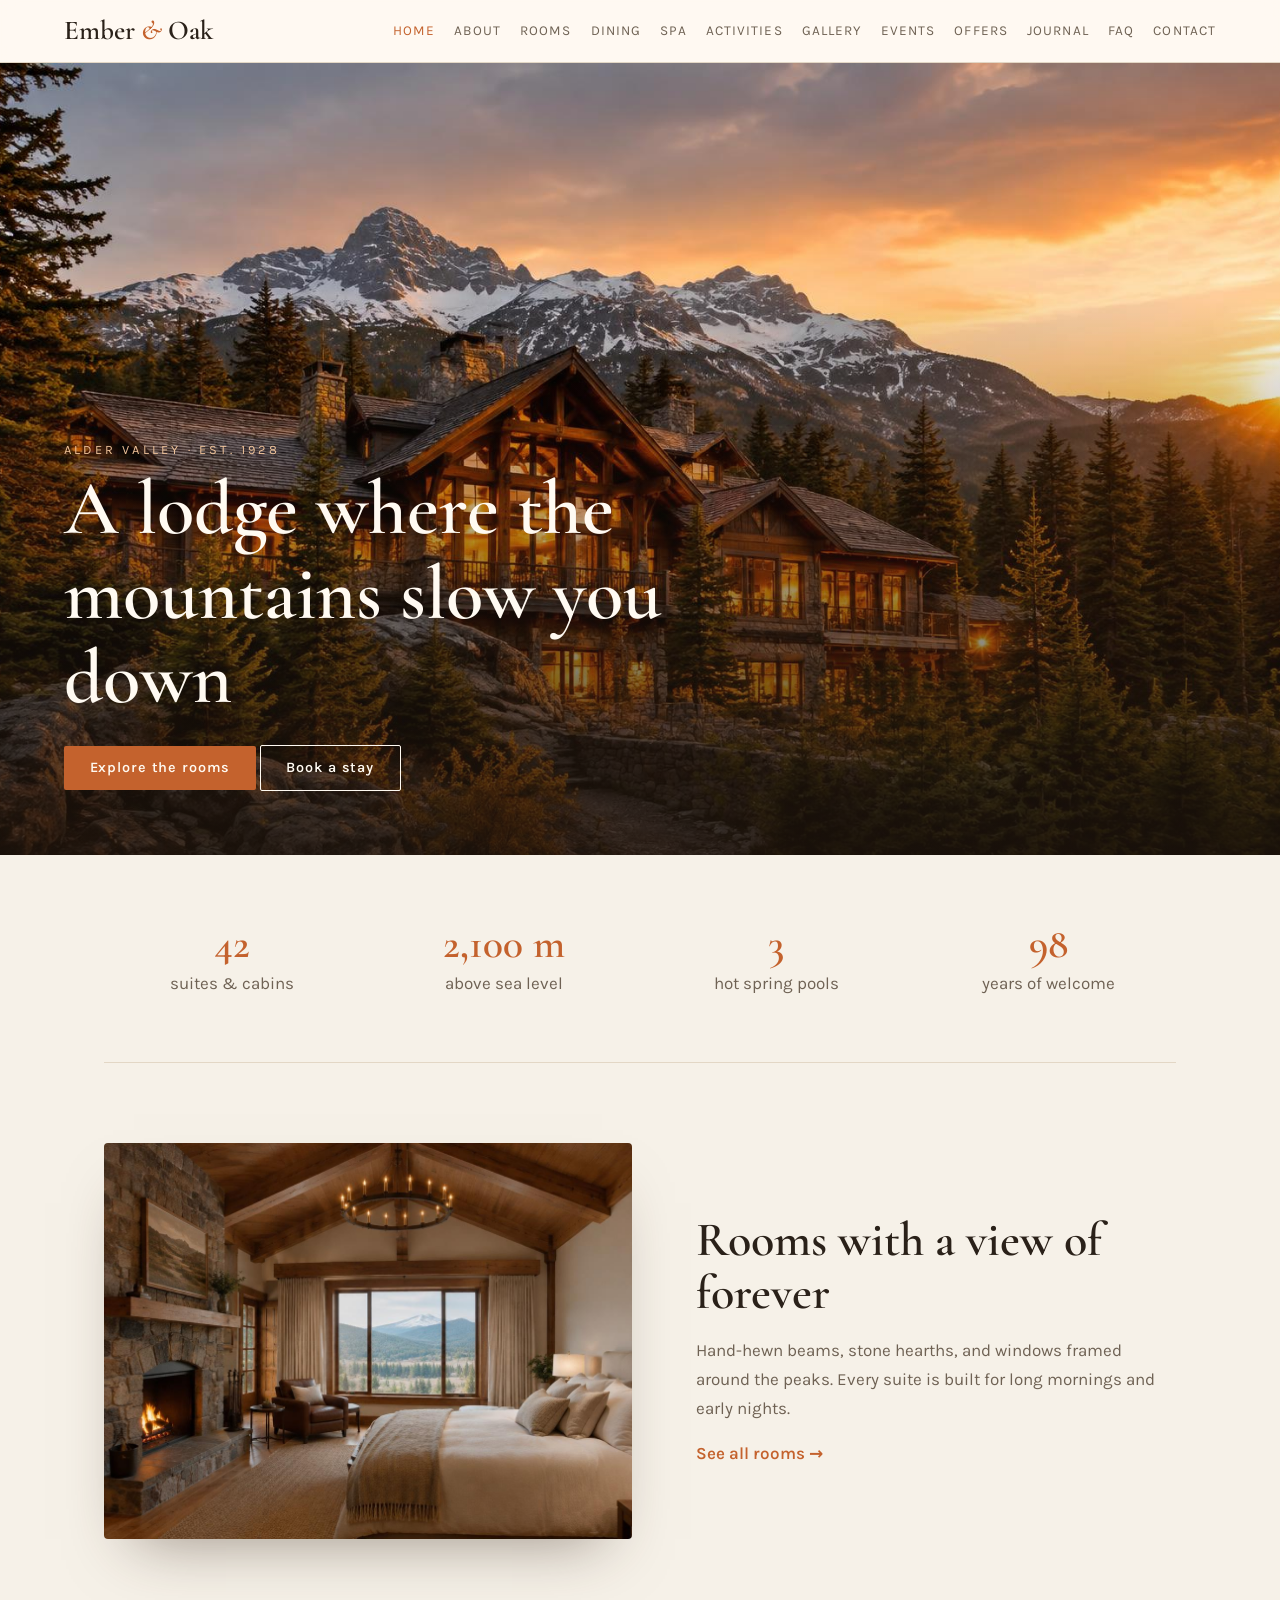
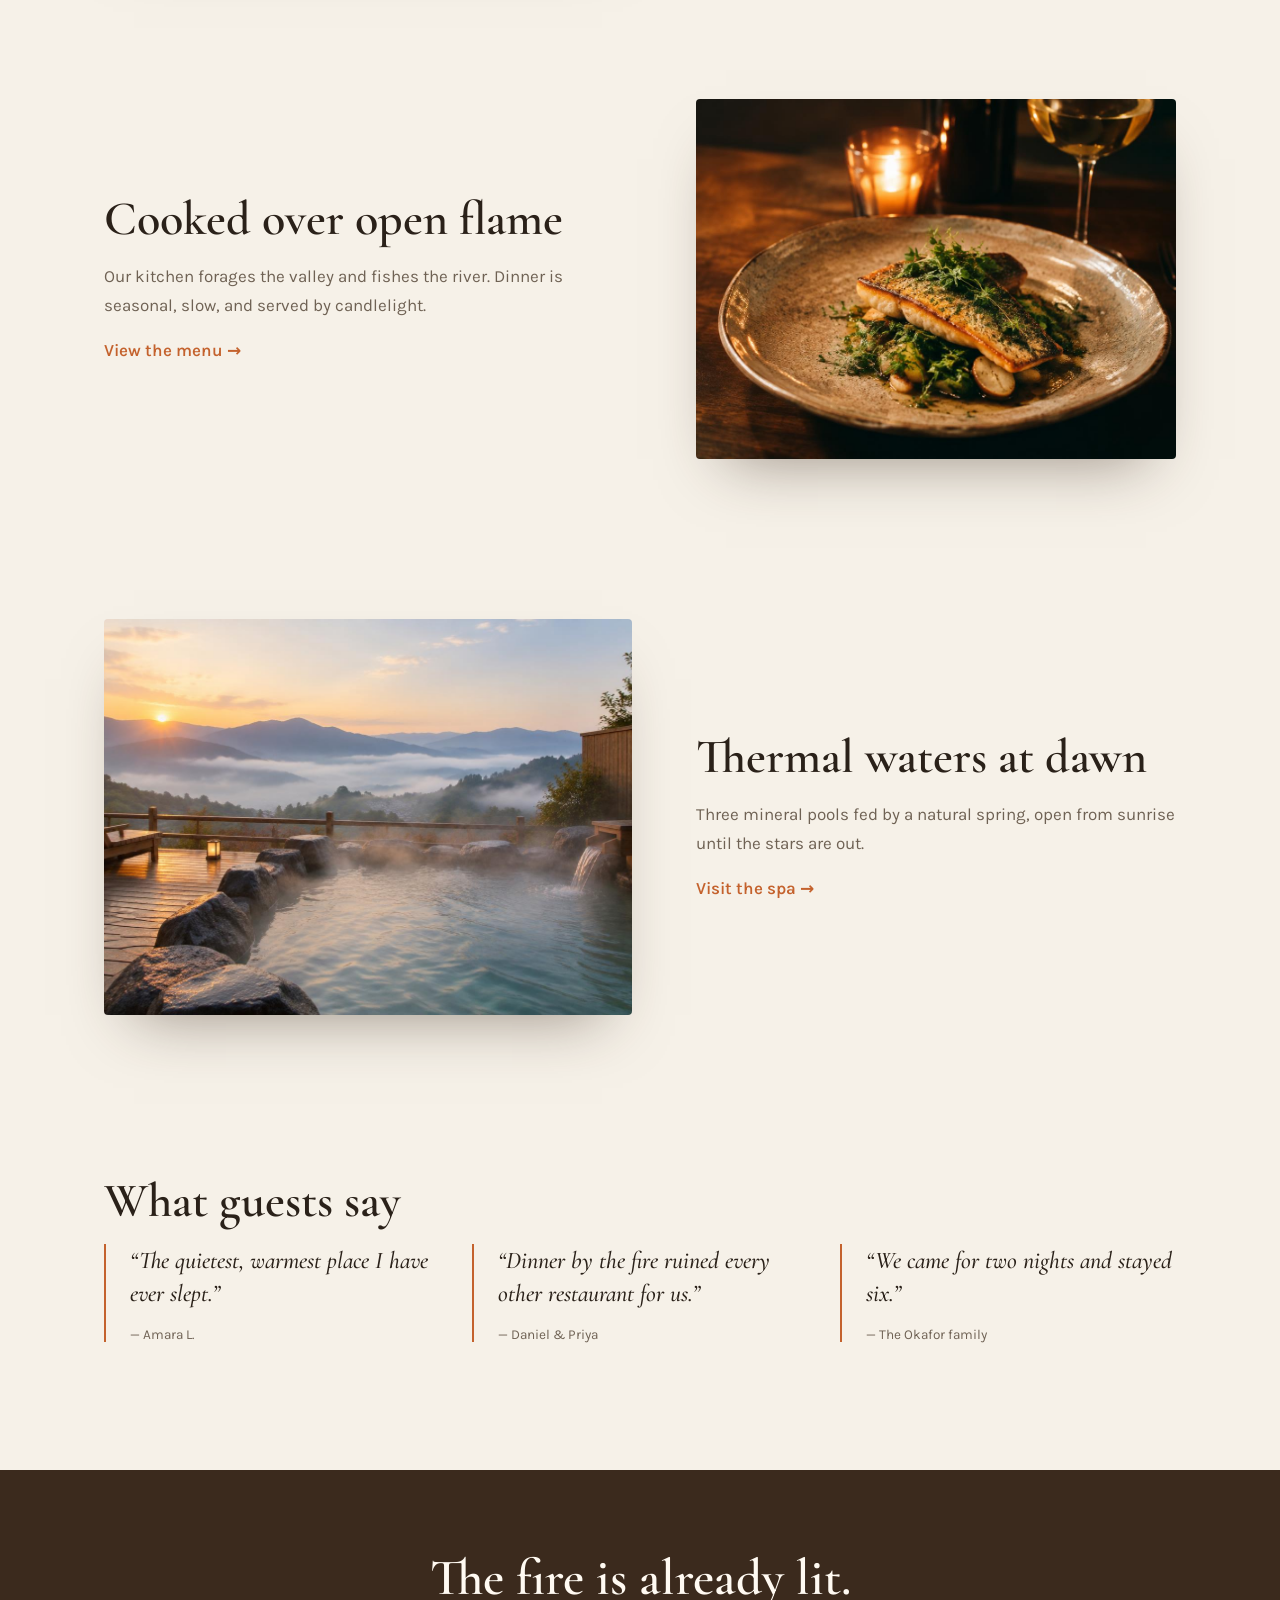
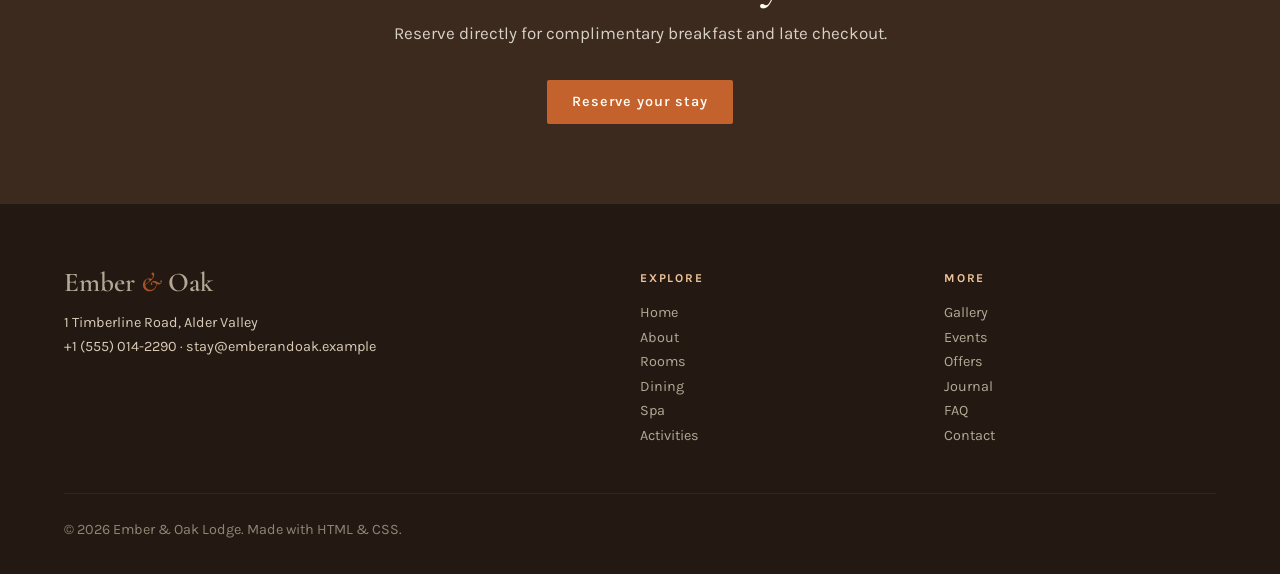
<file: index.html>
<!DOCTYPE html><html lang="en"><head><meta charset="utf-8"><meta name="viewport" content="width=device-width,initial-scale=1">
<title>Home — Ember &amp; Oak Lodge</title><meta name="description" content="Ember &amp; Oak, a timber mountain lodge: Home.">
<link rel="preconnect" href="https://fonts.googleapis.com"><link href="https://fonts.googleapis.com/css2?family=Cormorant+Garamond:ital,wght@0,500;0,600;1,500&family=Karla:wght@400;600&display=swap" rel="stylesheet">
<link rel="stylesheet" href="style.css"></head><body>
<header class="top"><a class="logo" href="index.html">Ember <i>&amp;</i> Oak</a><input type="checkbox" id="m"><label for="m" class="burger">Menu</label><nav><a href="index.html" class="on">Home</a><a href="about.html">About</a><a href="rooms.html">Rooms</a><a href="dining.html">Dining</a><a href="spa.html">Spa</a><a href="activities.html">Activities</a><a href="gallery.html">Gallery</a><a href="events.html">Events</a><a href="offers.html">Offers</a><a href="journal.html">Journal</a><a href="faq.html">FAQ</a><a href="contact.html">Contact</a></nav></header>
<section class="hero big" style="background-image:url(images/hero.jpg)"><div class="hero-in"><p class="kicker">Alder Valley · Est. 1928</p><h1>A lodge where the mountains slow you down</h1><a class="btn" href="rooms.html">Explore the rooms</a> <a class="btn ghost" href="contact.html">Book a stay</a></div></section>
<main><section class="stats"><div><b>42</b>suites &amp; cabins</div><div><b>2,100 m</b>above sea level</div><div><b>3</b>hot spring pools</div><div><b>98</b>years of welcome</div></section><section class="split"><img src="images/room.jpg" alt="Rooms with a view of forever" loading="lazy"><div><h2>Rooms with a view of forever</h2><p>Hand-hewn beams, stone hearths, and windows framed around the peaks. Every suite is built for long mornings and early nights.</p><a class='link' href='rooms.html'>See all rooms →</a></div></section><section class="split rev"><img src="images/dining.jpg" alt="Cooked over open flame" loading="lazy"><div><h2>Cooked over open flame</h2><p>Our kitchen forages the valley and fishes the river. Dinner is seasonal, slow, and served by candlelight.</p><a class='link' href='dining.html'>View the menu →</a></div></section><section class="split"><img src="images/spa.jpg" alt="Thermal waters at dawn" loading="lazy"><div><h2>Thermal waters at dawn</h2><p>Three mineral pools fed by a natural spring, open from sunrise until the stars are out.</p><a class='link' href='spa.html'>Visit the spa →</a></div></section><section class="sec"><h2>What guests say</h2><div class="quotes"><blockquote>“The quietest, warmest place I have ever slept.”<cite>— Amara L.</cite></blockquote><blockquote>“Dinner by the fire ruined every other restaurant for us.”<cite>— Daniel &amp; Priya</cite></blockquote><blockquote>“We came for two nights and stayed six.”<cite>— The Okafor family</cite></blockquote></div></section></main>
<section class="cta"><h2>The fire is already lit.</h2><p>Reserve directly for complimentary breakfast and late checkout.</p><a class="btn" href="contact.html">Reserve your stay</a></section>
<footer><div><a class="logo" href="index.html">Ember <i>&amp;</i> Oak</a><p>1 Timberline Road, Alder Valley<br>+1 (555) 014-2290 · stay@emberandoak.example</p></div><div><h4>Explore</h4><a href="index.html">Home</a><a href="about.html">About</a><a href="rooms.html">Rooms</a><a href="dining.html">Dining</a><a href="spa.html">Spa</a><a href="activities.html">Activities</a></div><div><h4>More</h4><a href="gallery.html">Gallery</a><a href="events.html">Events</a><a href="offers.html">Offers</a><a href="journal.html">Journal</a><a href="faq.html">FAQ</a><a href="contact.html">Contact</a></div><p class="copy">© 2026 Ember &amp; Oak Lodge. Made with HTML &amp; CSS.</p></footer></body></html>
</file>
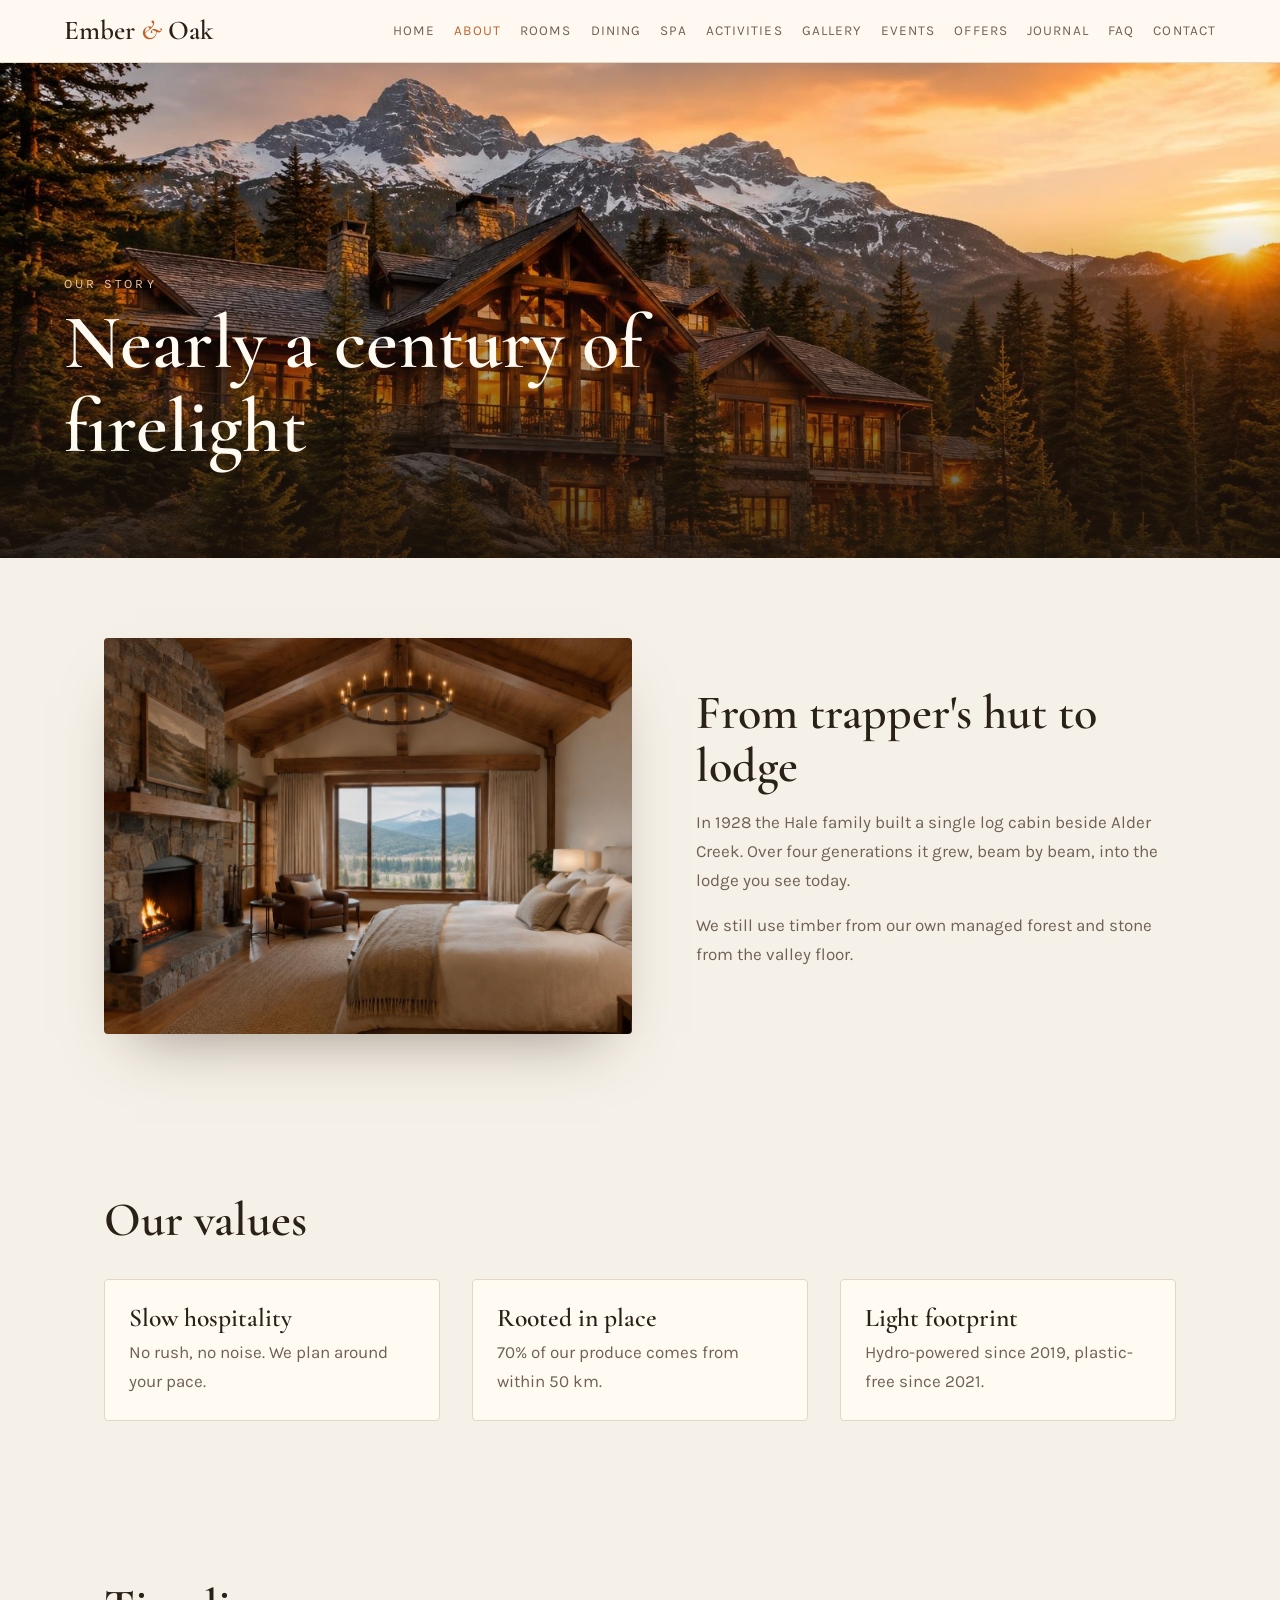
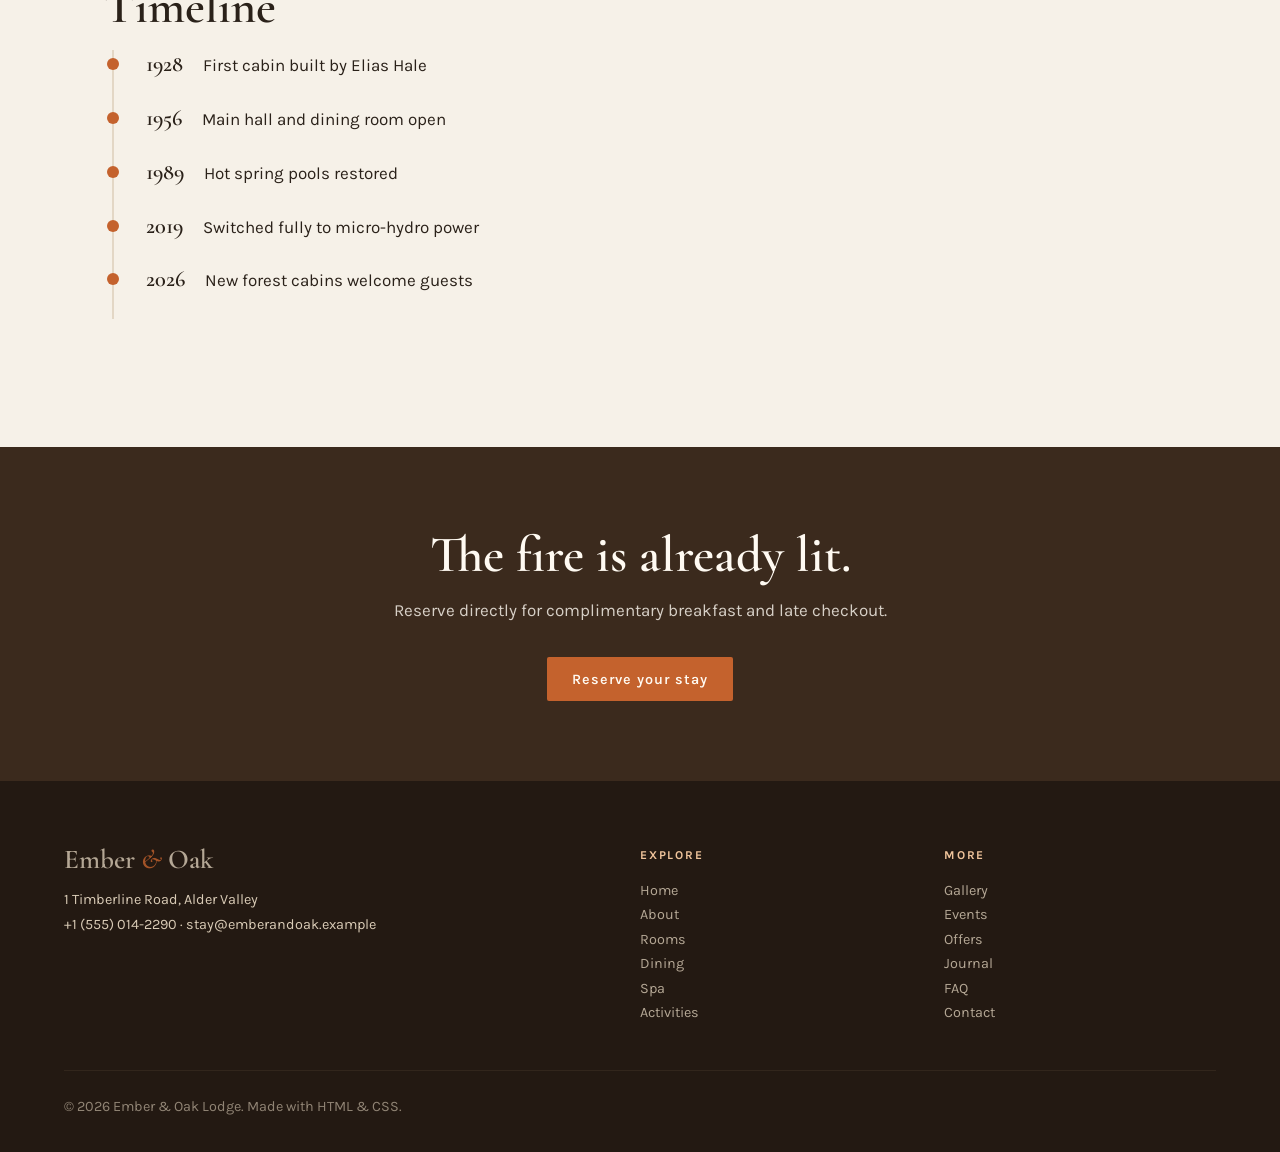
<file: about.html>
<!DOCTYPE html><html lang="en"><head><meta charset="utf-8"><meta name="viewport" content="width=device-width,initial-scale=1">
<title>About — Ember &amp; Oak Lodge</title><meta name="description" content="Ember &amp; Oak, a timber mountain lodge: About.">
<link rel="preconnect" href="https://fonts.googleapis.com"><link href="https://fonts.googleapis.com/css2?family=Cormorant+Garamond:ital,wght@0,500;0,600;1,500&family=Karla:wght@400;600&display=swap" rel="stylesheet">
<link rel="stylesheet" href="style.css"></head><body>
<header class="top"><a class="logo" href="index.html">Ember <i>&amp;</i> Oak</a><input type="checkbox" id="m"><label for="m" class="burger">Menu</label><nav><a href="index.html">Home</a><a href="about.html" class="on">About</a><a href="rooms.html">Rooms</a><a href="dining.html">Dining</a><a href="spa.html">Spa</a><a href="activities.html">Activities</a><a href="gallery.html">Gallery</a><a href="events.html">Events</a><a href="offers.html">Offers</a><a href="journal.html">Journal</a><a href="faq.html">FAQ</a><a href="contact.html">Contact</a></nav></header>
<section class="hero" style="background-image:url(images/hero.jpg)"><div class="hero-in"><p class="kicker">Our story</p><h1>Nearly a century of firelight</h1></div></section>
<main><section class="split"><img src="images/room.jpg" alt="From trapper's hut to lodge" loading="lazy"><div><h2>From trapper's hut to lodge</h2><p>In 1928 the Hale family built a single log cabin beside Alder Creek. Over four generations it grew, beam by beam, into the lodge you see today.</p><p>We still use timber from our own managed forest and stone from the valley floor.</p></div></section><section class="sec"><h2>Our values</h2><div class="grid"><article class="card"><div><h3>Slow hospitality</h3><p>No rush, no noise. We plan around your pace.</p></div></article><article class="card"><div><h3>Rooted in place</h3><p>70% of our produce comes from within 50 km.</p></div></article><article class="card"><div><h3>Light footprint</h3><p>Hydro-powered since 2019, plastic-free since 2021.</p></div></article></div></section><section class="sec"><h2>Timeline</h2><ol class="timeline"><li><b>1928</b> First cabin built by Elias Hale</li><li><b>1956</b> Main hall and dining room open</li><li><b>1989</b> Hot spring pools restored</li><li><b>2019</b> Switched fully to micro-hydro power</li><li><b>2026</b> New forest cabins welcome guests</li></ol></section></main>
<section class="cta"><h2>The fire is already lit.</h2><p>Reserve directly for complimentary breakfast and late checkout.</p><a class="btn" href="contact.html">Reserve your stay</a></section>
<footer><div><a class="logo" href="index.html">Ember <i>&amp;</i> Oak</a><p>1 Timberline Road, Alder Valley<br>+1 (555) 014-2290 · stay@emberandoak.example</p></div><div><h4>Explore</h4><a href="index.html">Home</a><a href="about.html">About</a><a href="rooms.html">Rooms</a><a href="dining.html">Dining</a><a href="spa.html">Spa</a><a href="activities.html">Activities</a></div><div><h4>More</h4><a href="gallery.html">Gallery</a><a href="events.html">Events</a><a href="offers.html">Offers</a><a href="journal.html">Journal</a><a href="faq.html">FAQ</a><a href="contact.html">Contact</a></div><p class="copy">© 2026 Ember &amp; Oak Lodge. Made with HTML &amp; CSS.</p></footer></body></html>
</file>
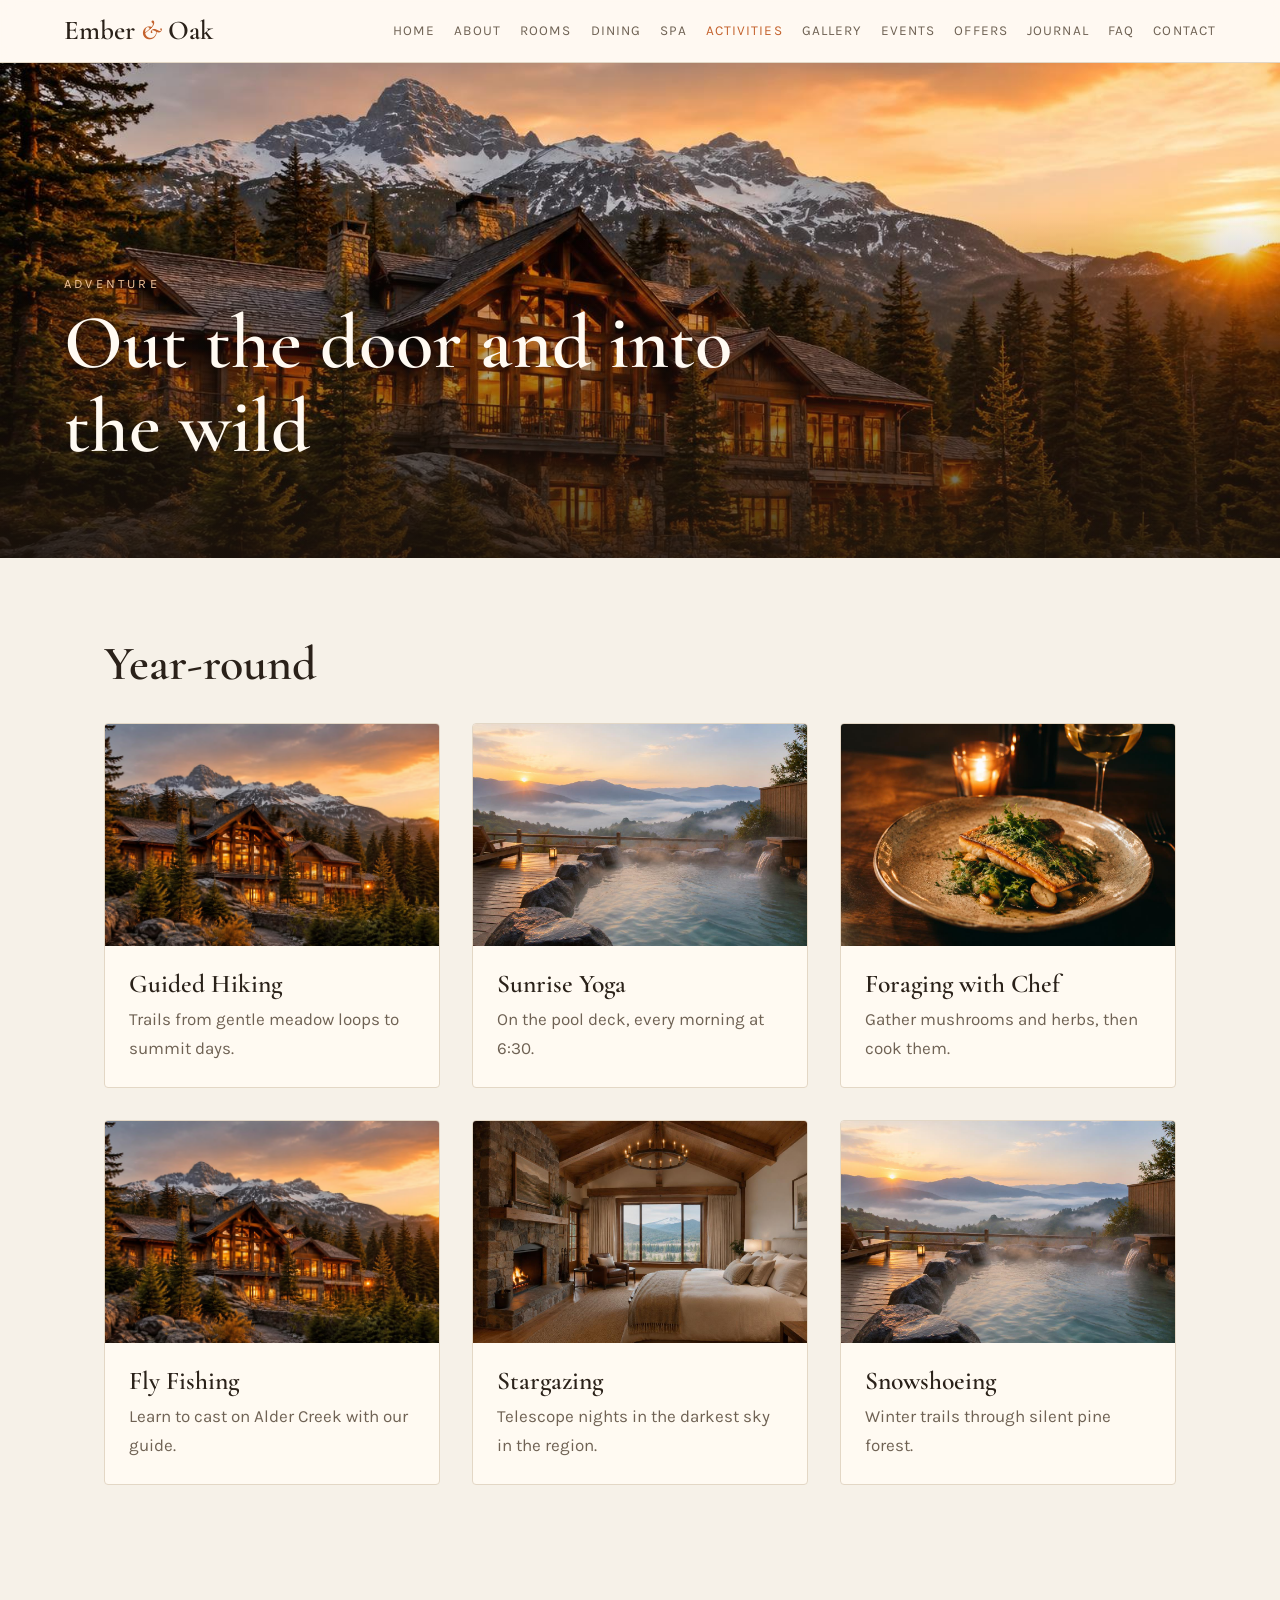
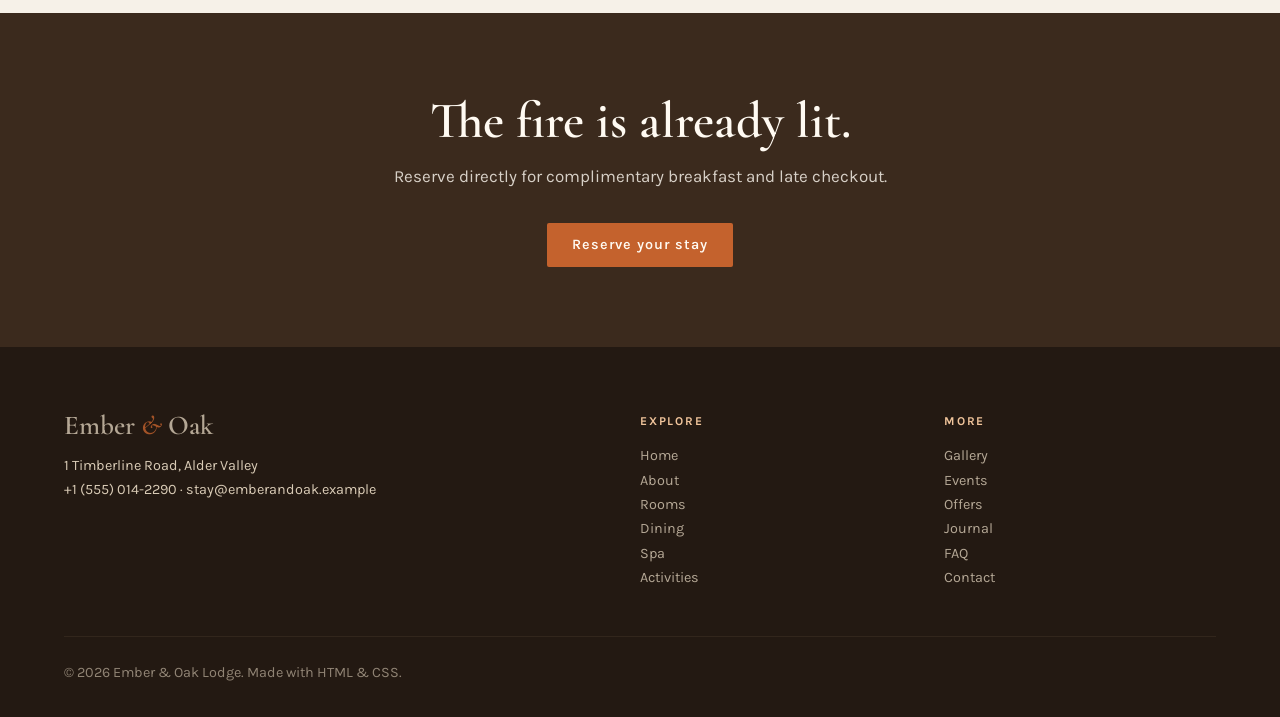
<file: activities.html>
<!DOCTYPE html><html lang="en"><head><meta charset="utf-8"><meta name="viewport" content="width=device-width,initial-scale=1">
<title>Activities — Ember &amp; Oak Lodge</title><meta name="description" content="Ember &amp; Oak, a timber mountain lodge: Activities.">
<link rel="preconnect" href="https://fonts.googleapis.com"><link href="https://fonts.googleapis.com/css2?family=Cormorant+Garamond:ital,wght@0,500;0,600;1,500&family=Karla:wght@400;600&display=swap" rel="stylesheet">
<link rel="stylesheet" href="style.css"></head><body>
<header class="top"><a class="logo" href="index.html">Ember <i>&amp;</i> Oak</a><input type="checkbox" id="m"><label for="m" class="burger">Menu</label><nav><a href="index.html">Home</a><a href="about.html">About</a><a href="rooms.html">Rooms</a><a href="dining.html">Dining</a><a href="spa.html">Spa</a><a href="activities.html" class="on">Activities</a><a href="gallery.html">Gallery</a><a href="events.html">Events</a><a href="offers.html">Offers</a><a href="journal.html">Journal</a><a href="faq.html">FAQ</a><a href="contact.html">Contact</a></nav></header>
<section class="hero" style="background-image:url(images/hero.jpg)"><div class="hero-in"><p class="kicker">Adventure</p><h1>Out the door and into the wild</h1></div></section>
<main><section class="sec"><h2>Year-round</h2><div class="grid"><article class="card"><img src=images/hero.jpg alt="Guided Hiking" loading=lazy><div><h3>Guided Hiking</h3><p>Trails from gentle meadow loops to summit days.</p></div></article><article class="card"><img src=images/spa.jpg alt="Sunrise Yoga" loading=lazy><div><h3>Sunrise Yoga</h3><p>On the pool deck, every morning at 6:30.</p></div></article><article class="card"><img src=images/dining.jpg alt="Foraging with Chef" loading=lazy><div><h3>Foraging with Chef</h3><p>Gather mushrooms and herbs, then cook them.</p></div></article><article class="card"><img src=images/hero.jpg alt="Fly Fishing" loading=lazy><div><h3>Fly Fishing</h3><p>Learn to cast on Alder Creek with our guide.</p></div></article><article class="card"><img src=images/room.jpg alt="Stargazing" loading=lazy><div><h3>Stargazing</h3><p>Telescope nights in the darkest sky in the region.</p></div></article><article class="card"><img src=images/spa.jpg alt="Snowshoeing" loading=lazy><div><h3>Snowshoeing</h3><p>Winter trails through silent pine forest.</p></div></article></div></section></main>
<section class="cta"><h2>The fire is already lit.</h2><p>Reserve directly for complimentary breakfast and late checkout.</p><a class="btn" href="contact.html">Reserve your stay</a></section>
<footer><div><a class="logo" href="index.html">Ember <i>&amp;</i> Oak</a><p>1 Timberline Road, Alder Valley<br>+1 (555) 014-2290 · stay@emberandoak.example</p></div><div><h4>Explore</h4><a href="index.html">Home</a><a href="about.html">About</a><a href="rooms.html">Rooms</a><a href="dining.html">Dining</a><a href="spa.html">Spa</a><a href="activities.html">Activities</a></div><div><h4>More</h4><a href="gallery.html">Gallery</a><a href="events.html">Events</a><a href="offers.html">Offers</a><a href="journal.html">Journal</a><a href="faq.html">FAQ</a><a href="contact.html">Contact</a></div><p class="copy">© 2026 Ember &amp; Oak Lodge. Made with HTML &amp; CSS.</p></footer></body></html>
</file>
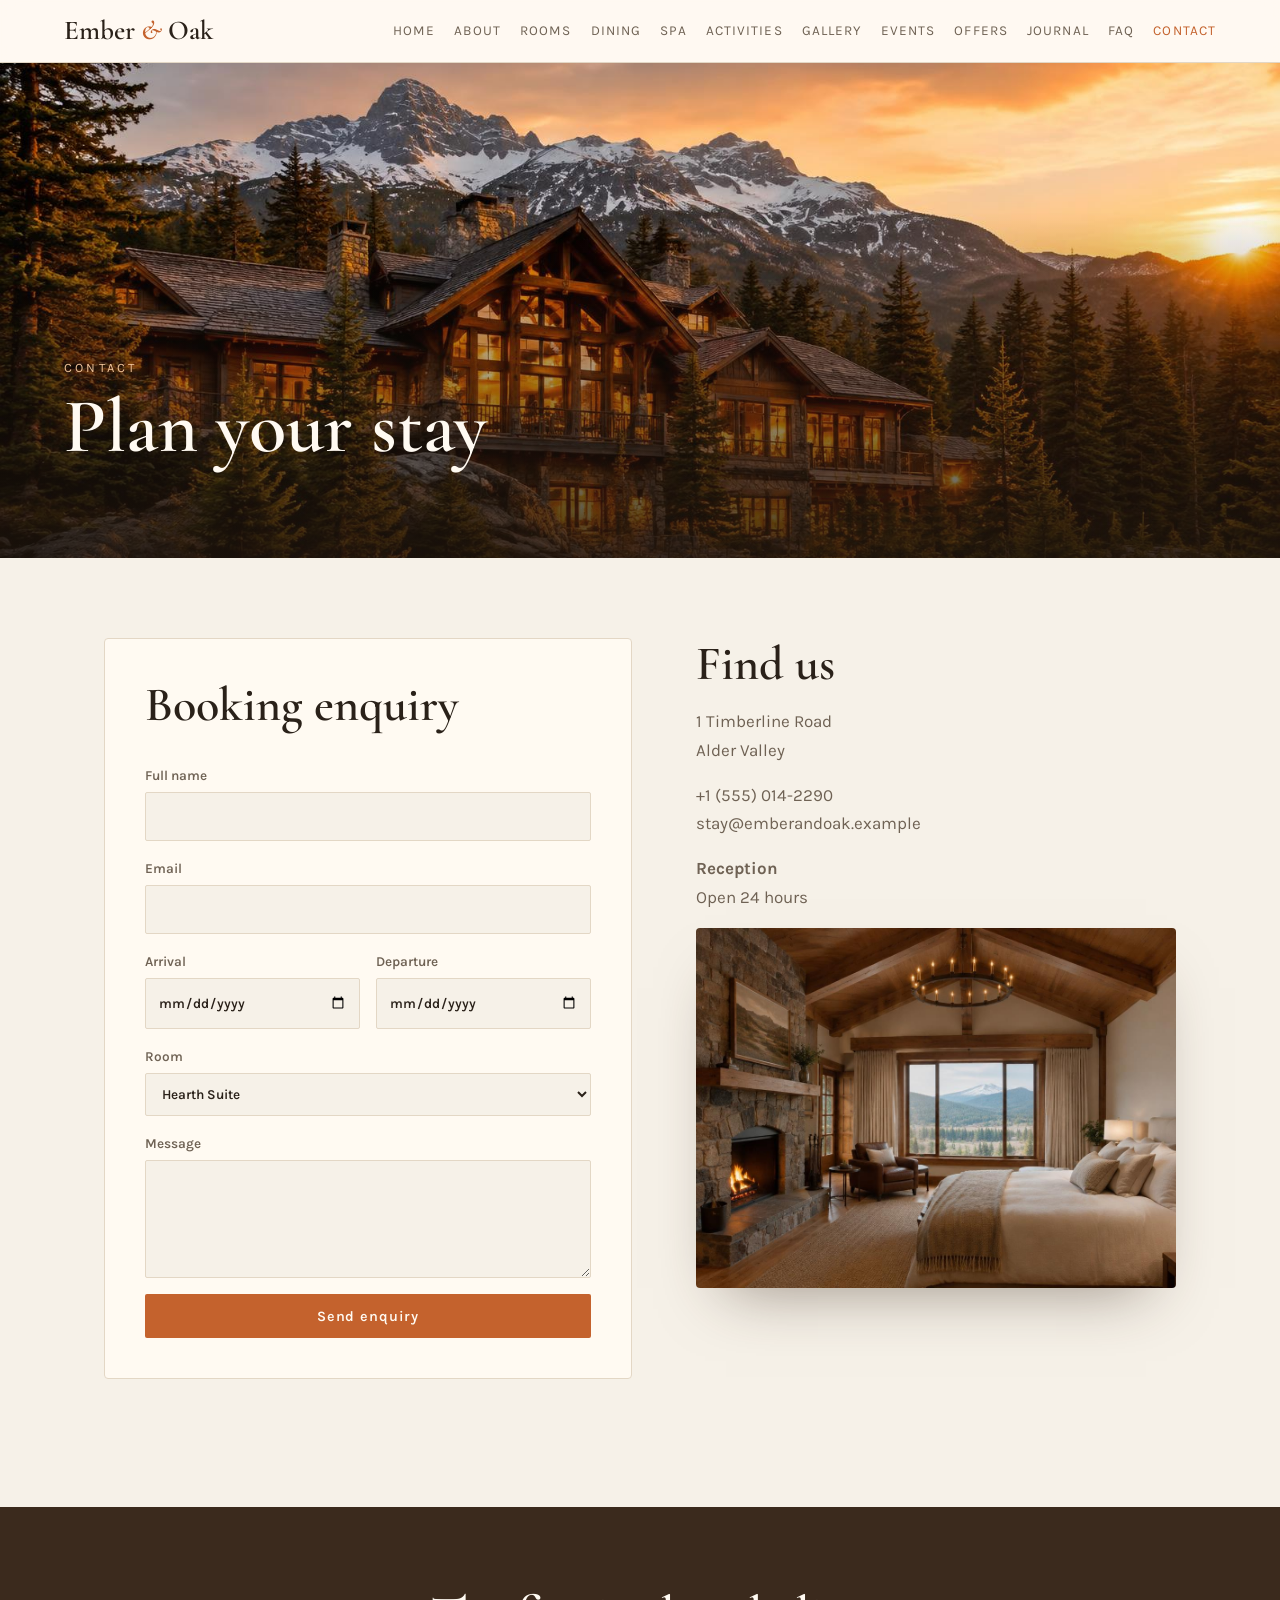
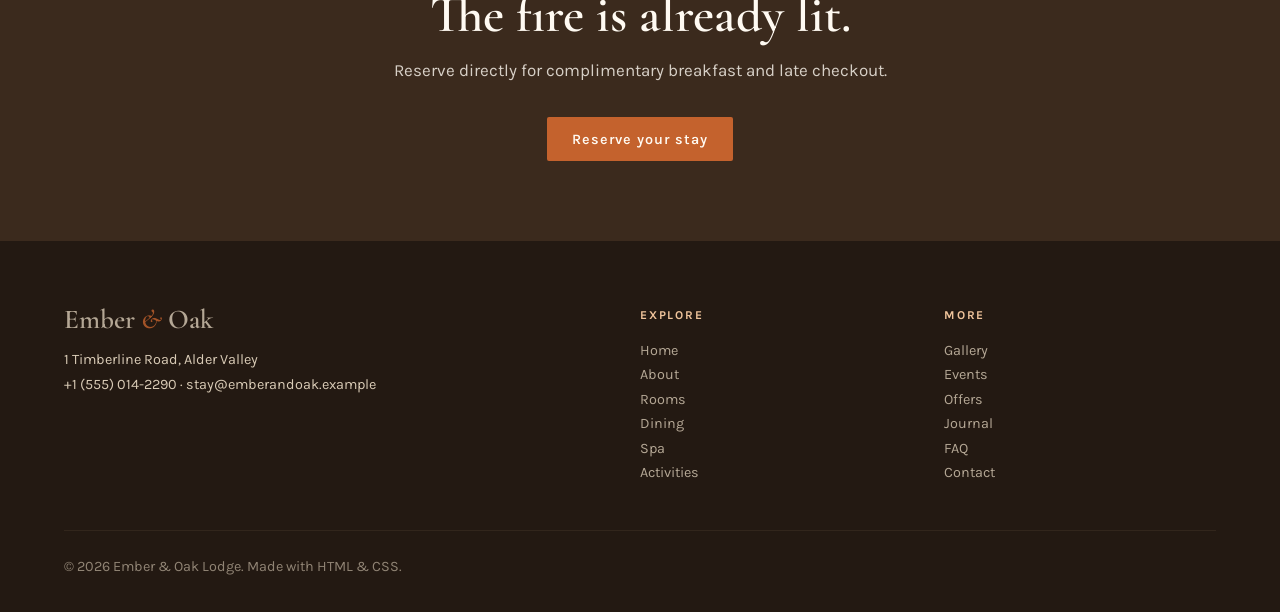
<file: contact.html>
<!DOCTYPE html><html lang="en"><head><meta charset="utf-8"><meta name="viewport" content="width=device-width,initial-scale=1">
<title>Contact — Ember &amp; Oak Lodge</title><meta name="description" content="Ember &amp; Oak, a timber mountain lodge: Contact.">
<link rel="preconnect" href="https://fonts.googleapis.com"><link href="https://fonts.googleapis.com/css2?family=Cormorant+Garamond:ital,wght@0,500;0,600;1,500&family=Karla:wght@400;600&display=swap" rel="stylesheet">
<link rel="stylesheet" href="style.css"></head><body>
<header class="top"><a class="logo" href="index.html">Ember <i>&amp;</i> Oak</a><input type="checkbox" id="m"><label for="m" class="burger">Menu</label><nav><a href="index.html">Home</a><a href="about.html">About</a><a href="rooms.html">Rooms</a><a href="dining.html">Dining</a><a href="spa.html">Spa</a><a href="activities.html">Activities</a><a href="gallery.html">Gallery</a><a href="events.html">Events</a><a href="offers.html">Offers</a><a href="journal.html">Journal</a><a href="faq.html">FAQ</a><a href="contact.html" class="on">Contact</a></nav></header>
<section class="hero" style="background-image:url(images/hero.jpg)"><div class="hero-in"><p class="kicker">Contact</p><h1>Plan your stay</h1></div></section>
<main><section class="split contact"><form action="#" method="post"><h2>Booking enquiry</h2><label>Full name<input required></label><label>Email<input type="email" required></label><div class="row"><label>Arrival<input type="date"></label><label>Departure<input type="date"></label></div><label>Room<select><option>Hearth Suite</option><option>Forest Cabin</option><option>Spring View Room</option><option>Summit Loft</option></select></label><label>Message<textarea rows="4"></textarea></label><button class="btn">Send enquiry</button></form><div><h2>Find us</h2><p>1 Timberline Road<br>Alder Valley</p><p>+1 (555) 014-2290<br>stay@emberandoak.example</p><p><b>Reception</b><br>Open 24 hours</p><img src="images/room.jpg" alt="Lodge suite" loading="lazy"></div></section></main>
<section class="cta"><h2>The fire is already lit.</h2><p>Reserve directly for complimentary breakfast and late checkout.</p><a class="btn" href="contact.html">Reserve your stay</a></section>
<footer><div><a class="logo" href="index.html">Ember <i>&amp;</i> Oak</a><p>1 Timberline Road, Alder Valley<br>+1 (555) 014-2290 · stay@emberandoak.example</p></div><div><h4>Explore</h4><a href="index.html">Home</a><a href="about.html">About</a><a href="rooms.html">Rooms</a><a href="dining.html">Dining</a><a href="spa.html">Spa</a><a href="activities.html">Activities</a></div><div><h4>More</h4><a href="gallery.html">Gallery</a><a href="events.html">Events</a><a href="offers.html">Offers</a><a href="journal.html">Journal</a><a href="faq.html">FAQ</a><a href="contact.html">Contact</a></div><p class="copy">© 2026 Ember &amp; Oak Lodge. Made with HTML &amp; CSS.</p></footer></body></html>
</file>
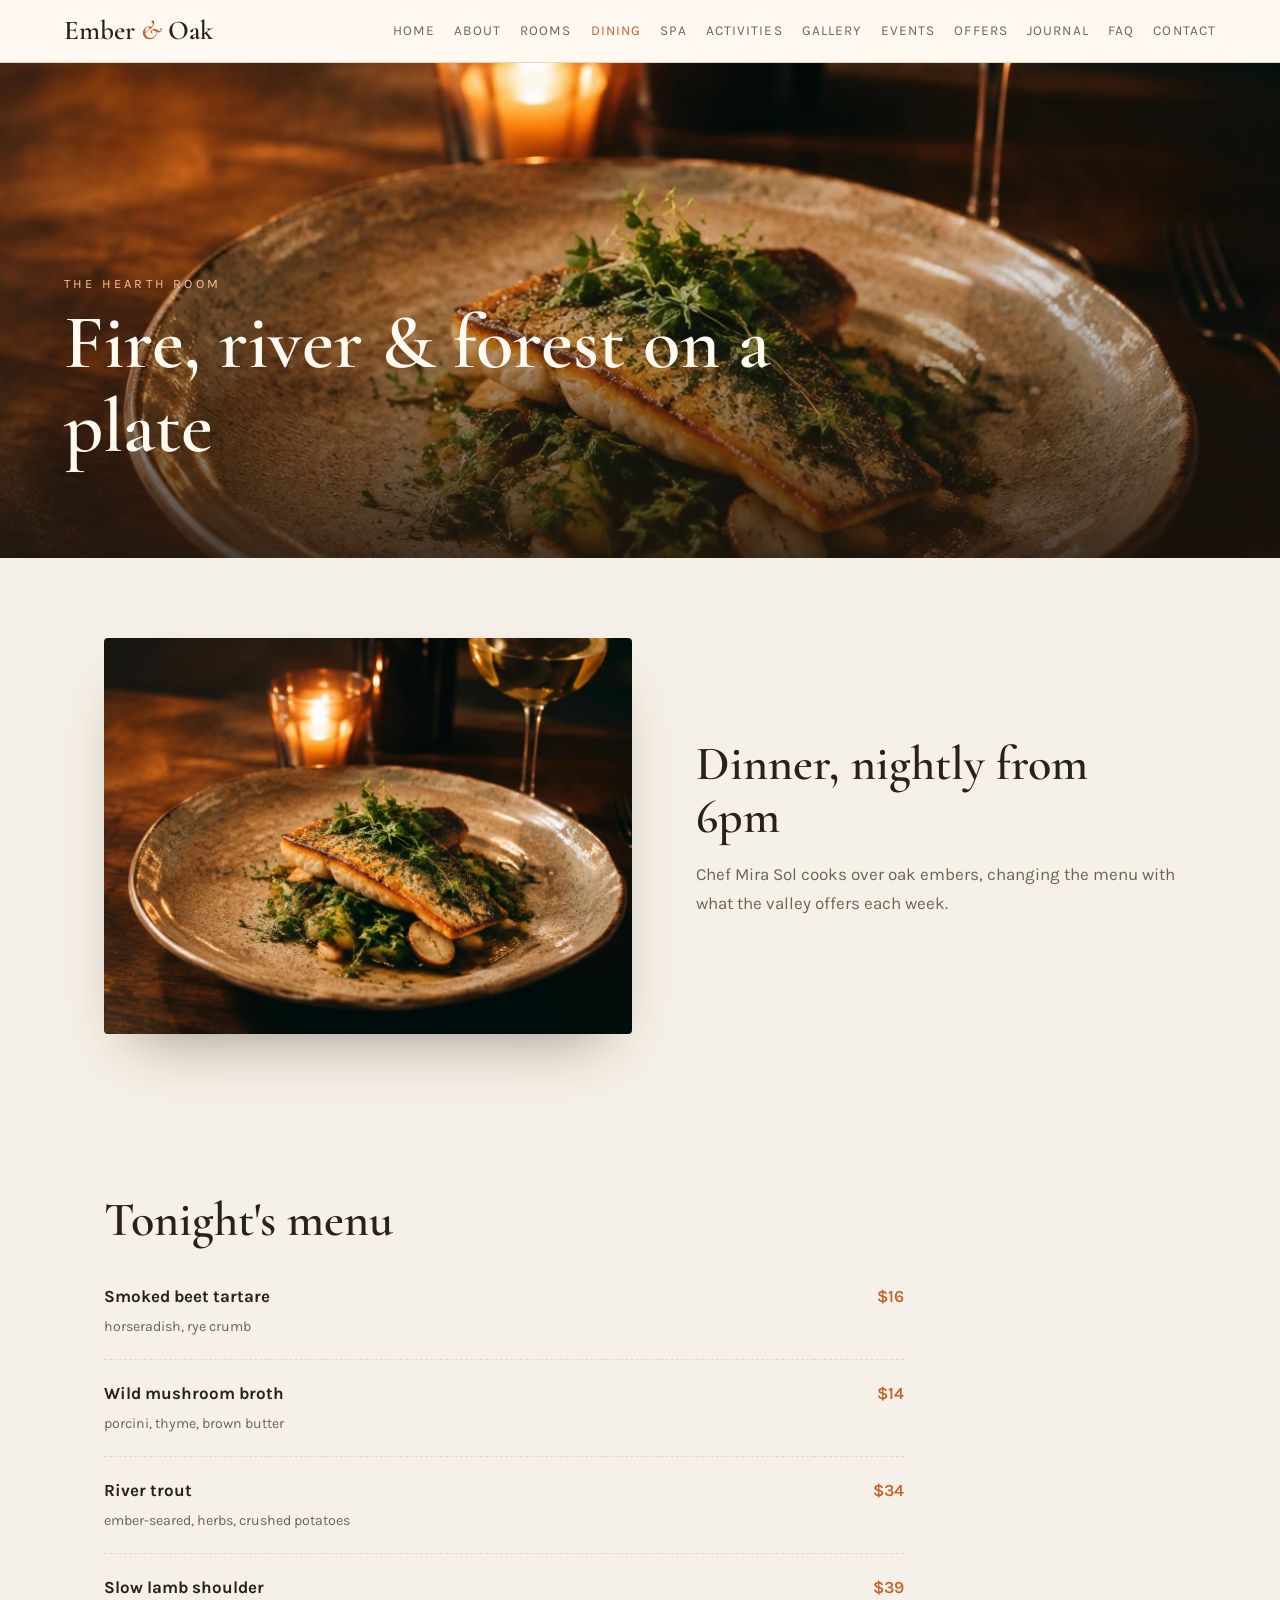
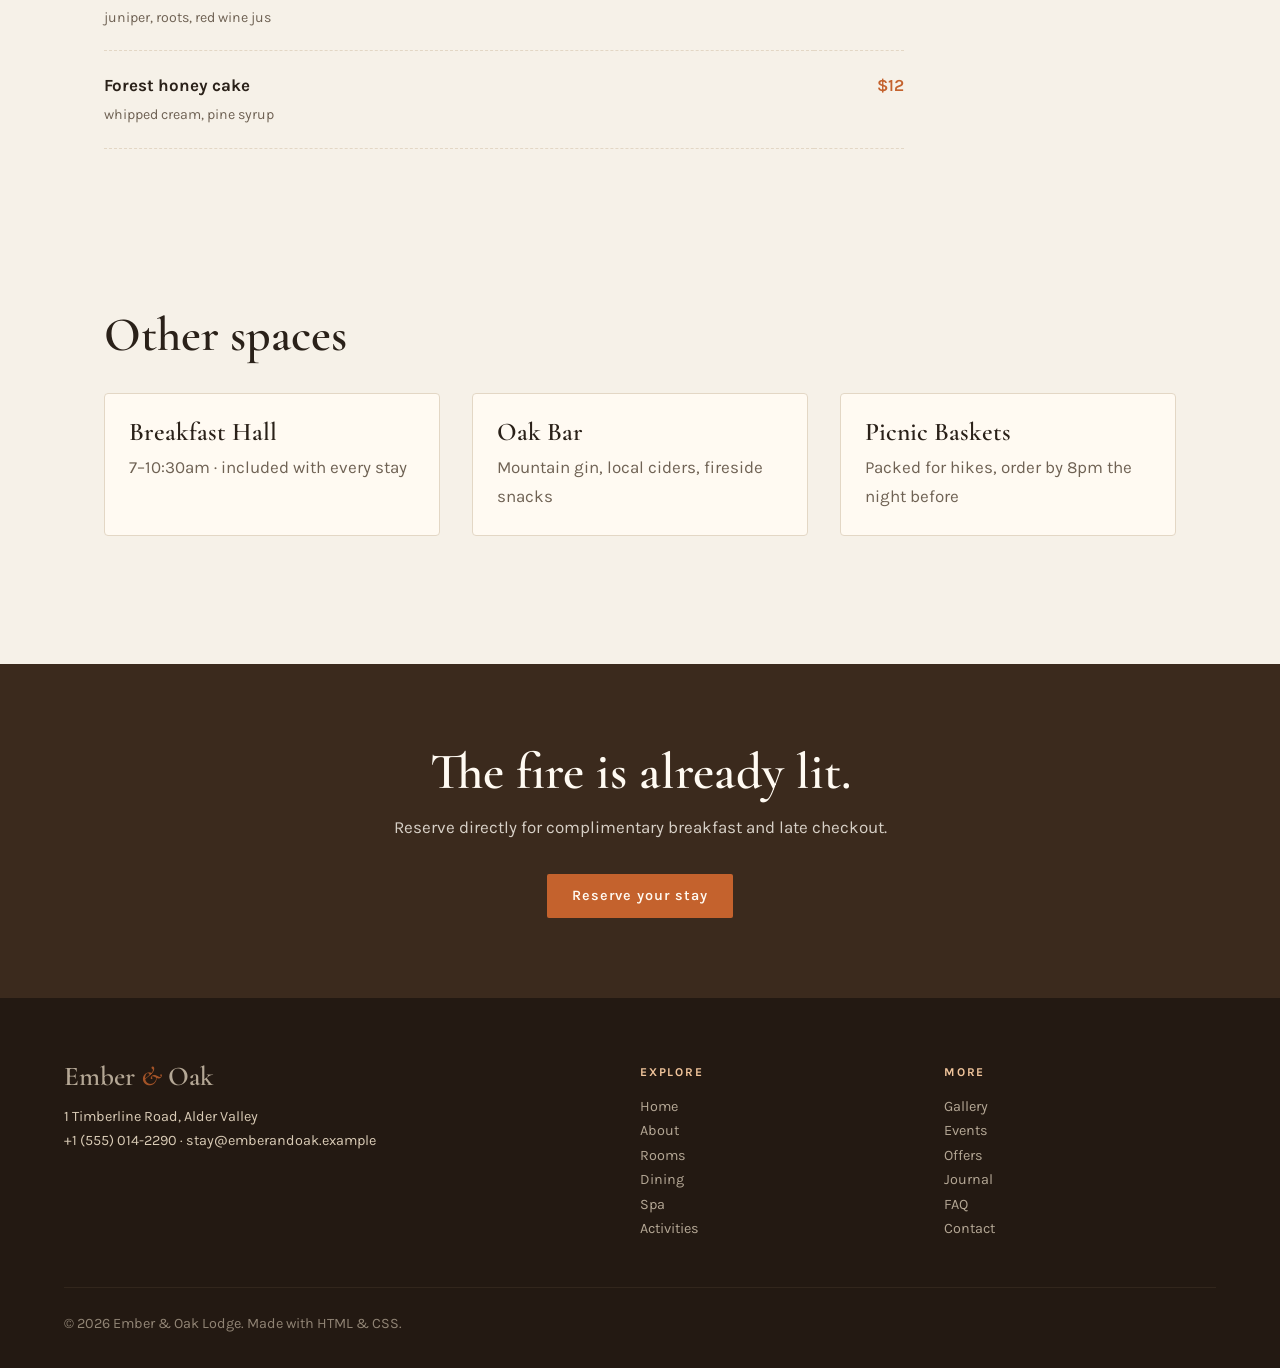
<file: dining.html>
<!DOCTYPE html><html lang="en"><head><meta charset="utf-8"><meta name="viewport" content="width=device-width,initial-scale=1">
<title>Dining — Ember &amp; Oak Lodge</title><meta name="description" content="Ember &amp; Oak, a timber mountain lodge: Dining.">
<link rel="preconnect" href="https://fonts.googleapis.com"><link href="https://fonts.googleapis.com/css2?family=Cormorant+Garamond:ital,wght@0,500;0,600;1,500&family=Karla:wght@400;600&display=swap" rel="stylesheet">
<link rel="stylesheet" href="style.css"></head><body>
<header class="top"><a class="logo" href="index.html">Ember <i>&amp;</i> Oak</a><input type="checkbox" id="m"><label for="m" class="burger">Menu</label><nav><a href="index.html">Home</a><a href="about.html">About</a><a href="rooms.html">Rooms</a><a href="dining.html" class="on">Dining</a><a href="spa.html">Spa</a><a href="activities.html">Activities</a><a href="gallery.html">Gallery</a><a href="events.html">Events</a><a href="offers.html">Offers</a><a href="journal.html">Journal</a><a href="faq.html">FAQ</a><a href="contact.html">Contact</a></nav></header>
<section class="hero" style="background-image:url(images/dining.jpg)"><div class="hero-in"><p class="kicker">The Hearth Room</p><h1>Fire, river &amp; forest on a plate</h1></div></section>
<main><section class="split"><img src="images/dining.jpg" alt="Dinner, nightly from 6pm" loading="lazy"><div><h2>Dinner, nightly from 6pm</h2><p>Chef Mira Sol cooks over oak embers, changing the menu with what the valley offers each week.</p></div></section><section class="sec"><h2>Tonight's menu</h2><table class="menu"><tr><td><b>Smoked beet tartare</b><br><small>horseradish, rye crumb</small></td><td>$16</td></tr><tr><td><b>Wild mushroom broth</b><br><small>porcini, thyme, brown butter</small></td><td>$14</td></tr><tr><td><b>River trout</b><br><small>ember-seared, herbs, crushed potatoes</small></td><td>$34</td></tr><tr><td><b>Slow lamb shoulder</b><br><small>juniper, roots, red wine jus</small></td><td>$39</td></tr><tr><td><b>Forest honey cake</b><br><small>whipped cream, pine syrup</small></td><td>$12</td></tr></table></section><section class="sec"><h2>Other spaces</h2><div class="grid"><article class="card"><div><h3>Breakfast Hall</h3><p>7–10:30am · included with every stay</p></div></article><article class="card"><div><h3>Oak Bar</h3><p>Mountain gin, local ciders, fireside snacks</p></div></article><article class="card"><div><h3>Picnic Baskets</h3><p>Packed for hikes, order by 8pm the night before</p></div></article></div></section></main>
<section class="cta"><h2>The fire is already lit.</h2><p>Reserve directly for complimentary breakfast and late checkout.</p><a class="btn" href="contact.html">Reserve your stay</a></section>
<footer><div><a class="logo" href="index.html">Ember <i>&amp;</i> Oak</a><p>1 Timberline Road, Alder Valley<br>+1 (555) 014-2290 · stay@emberandoak.example</p></div><div><h4>Explore</h4><a href="index.html">Home</a><a href="about.html">About</a><a href="rooms.html">Rooms</a><a href="dining.html">Dining</a><a href="spa.html">Spa</a><a href="activities.html">Activities</a></div><div><h4>More</h4><a href="gallery.html">Gallery</a><a href="events.html">Events</a><a href="offers.html">Offers</a><a href="journal.html">Journal</a><a href="faq.html">FAQ</a><a href="contact.html">Contact</a></div><p class="copy">© 2026 Ember &amp; Oak Lodge. Made with HTML &amp; CSS.</p></footer></body></html>
</file>
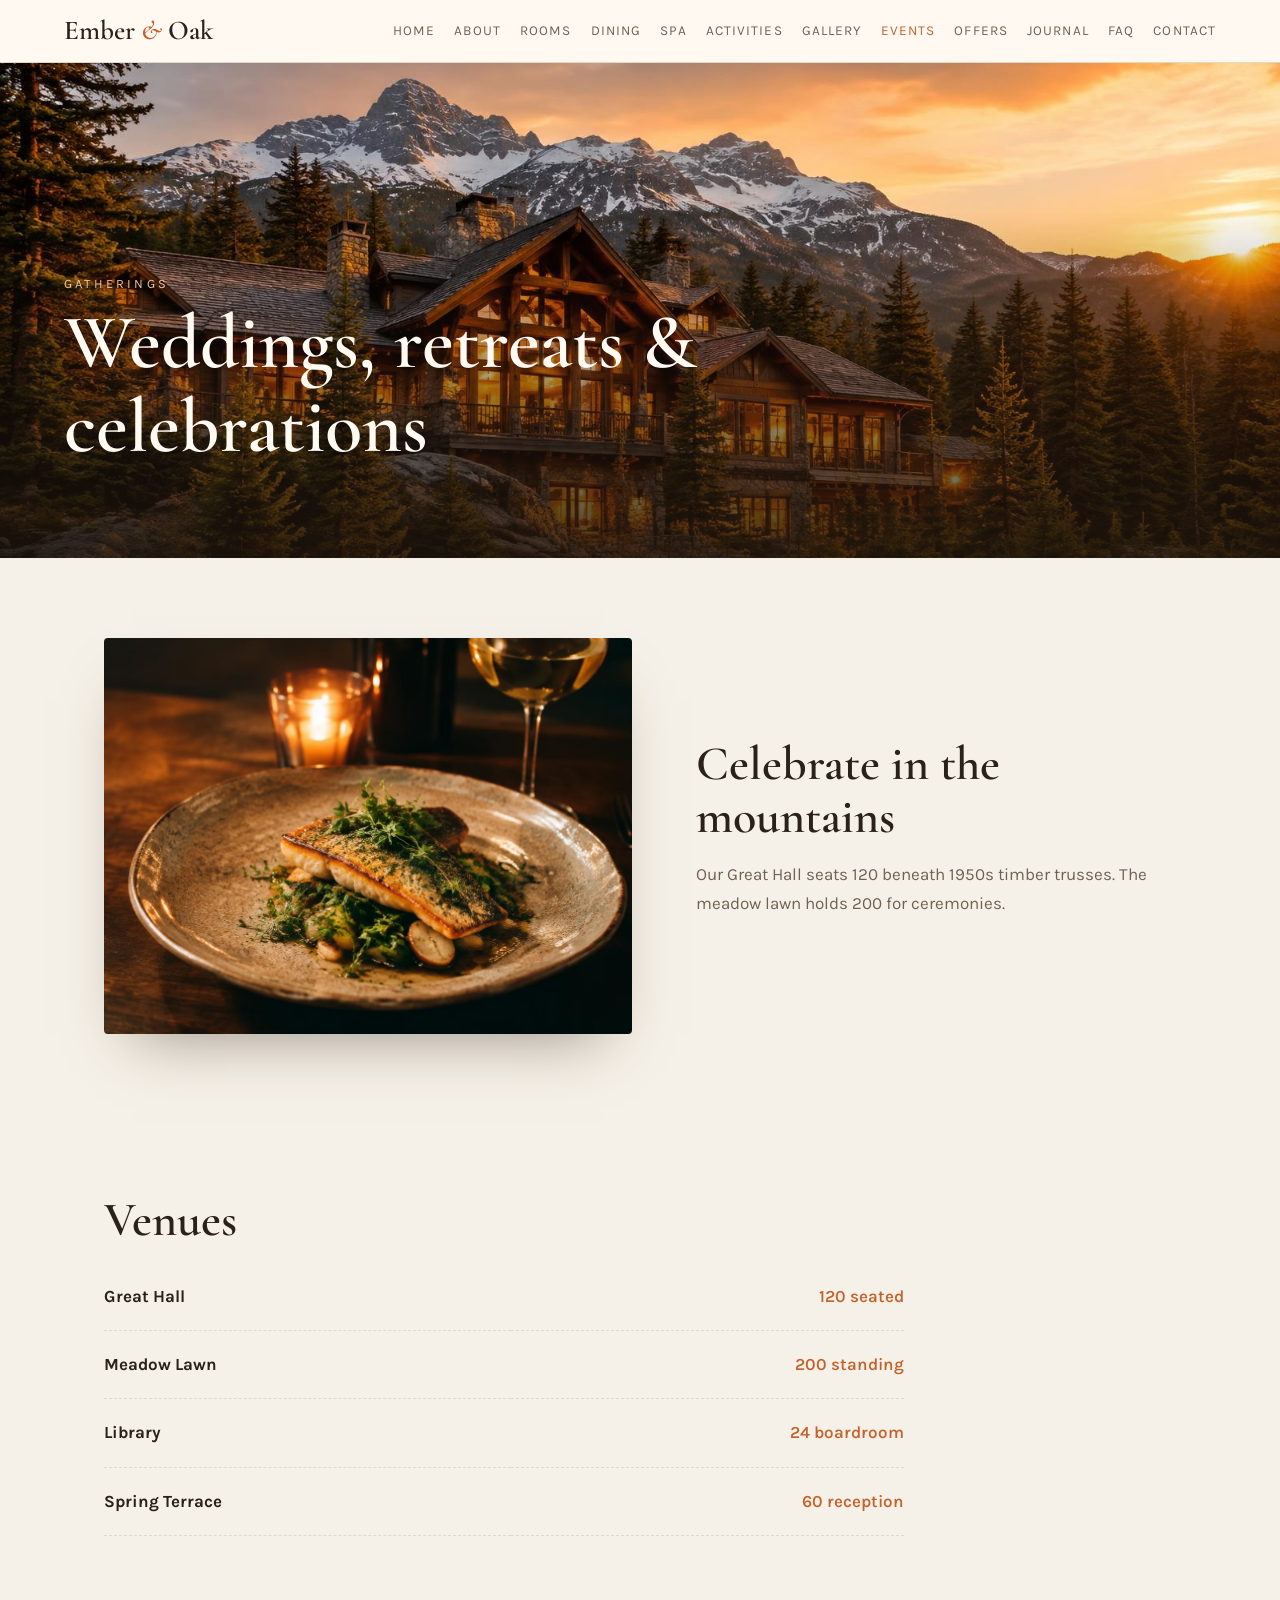
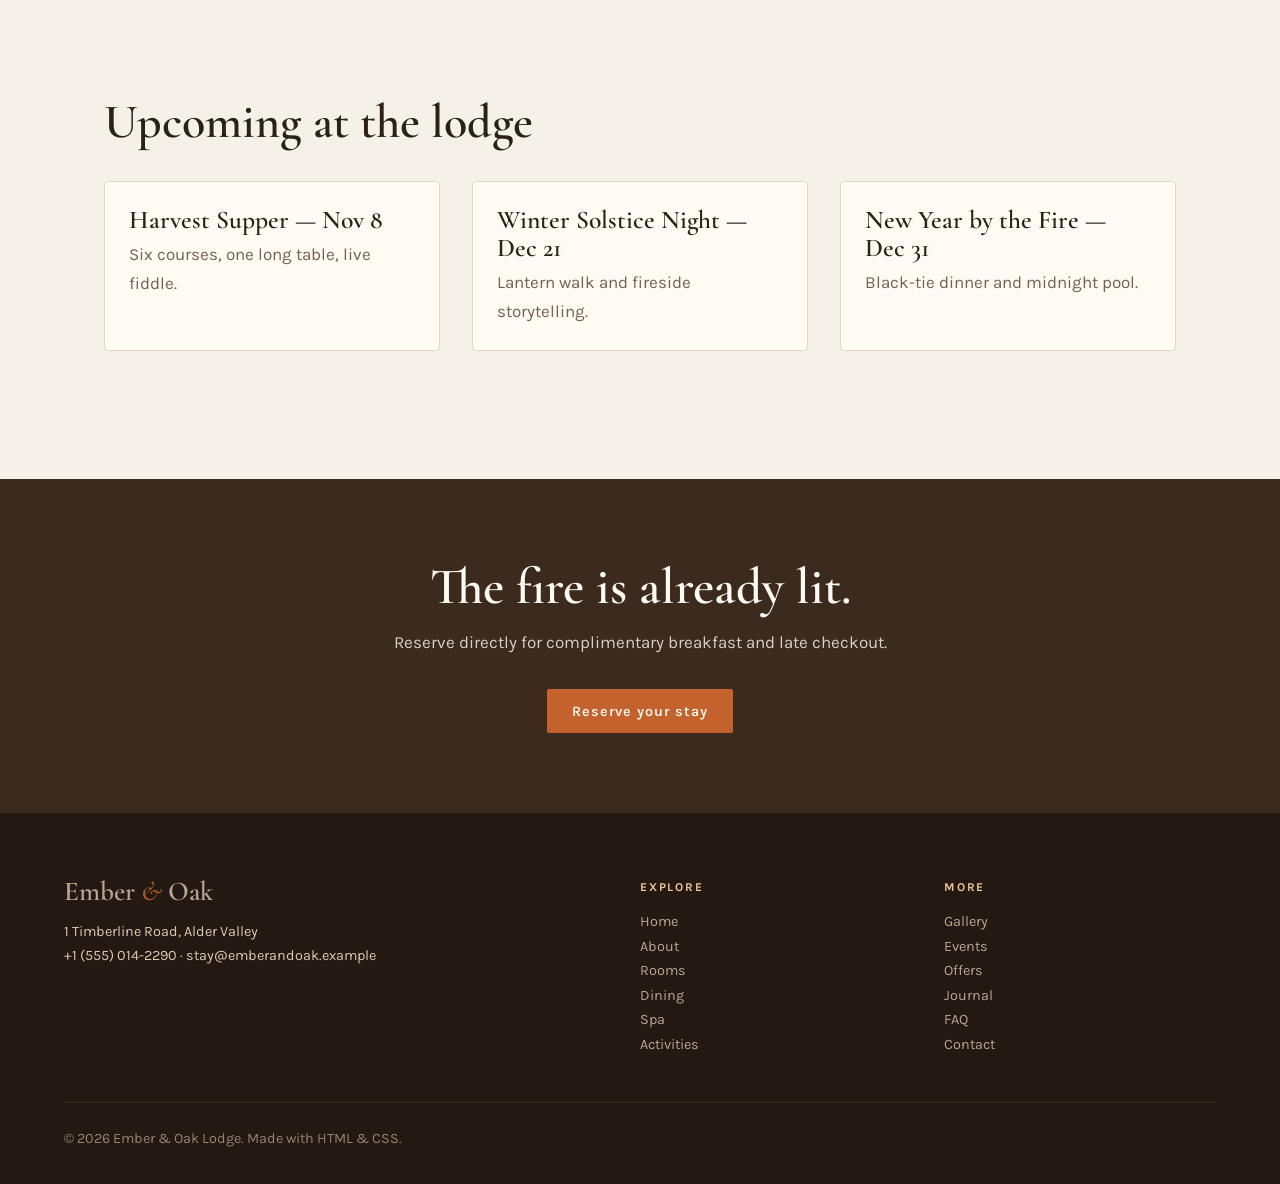
<file: events.html>
<!DOCTYPE html><html lang="en"><head><meta charset="utf-8"><meta name="viewport" content="width=device-width,initial-scale=1">
<title>Events — Ember &amp; Oak Lodge</title><meta name="description" content="Ember &amp; Oak, a timber mountain lodge: Events.">
<link rel="preconnect" href="https://fonts.googleapis.com"><link href="https://fonts.googleapis.com/css2?family=Cormorant+Garamond:ital,wght@0,500;0,600;1,500&family=Karla:wght@400;600&display=swap" rel="stylesheet">
<link rel="stylesheet" href="style.css"></head><body>
<header class="top"><a class="logo" href="index.html">Ember <i>&amp;</i> Oak</a><input type="checkbox" id="m"><label for="m" class="burger">Menu</label><nav><a href="index.html">Home</a><a href="about.html">About</a><a href="rooms.html">Rooms</a><a href="dining.html">Dining</a><a href="spa.html">Spa</a><a href="activities.html">Activities</a><a href="gallery.html">Gallery</a><a href="events.html" class="on">Events</a><a href="offers.html">Offers</a><a href="journal.html">Journal</a><a href="faq.html">FAQ</a><a href="contact.html">Contact</a></nav></header>
<section class="hero" style="background-image:url(images/hero.jpg)"><div class="hero-in"><p class="kicker">Gatherings</p><h1>Weddings, retreats &amp; celebrations</h1></div></section>
<main><section class="split"><img src="images/dining.jpg" alt="Celebrate in the mountains" loading="lazy"><div><h2>Celebrate in the mountains</h2><p>Our Great Hall seats 120 beneath 1950s timber trusses. The meadow lawn holds 200 for ceremonies.</p></div></section><section class="sec"><h2>Venues</h2><table class="menu"><tr><td><b>Great Hall</b></td><td>120 seated</td></tr><tr><td><b>Meadow Lawn</b></td><td>200 standing</td></tr><tr><td><b>Library</b></td><td>24 boardroom</td></tr><tr><td><b>Spring Terrace</b></td><td>60 reception</td></tr></table></section><section class="sec"><h2>Upcoming at the lodge</h2><div class="grid"><article class="card"><div><h3>Harvest Supper — Nov 8</h3><p>Six courses, one long table, live fiddle.</p></div></article><article class="card"><div><h3>Winter Solstice Night — Dec 21</h3><p>Lantern walk and fireside storytelling.</p></div></article><article class="card"><div><h3>New Year by the Fire — Dec 31</h3><p>Black-tie dinner and midnight pool.</p></div></article></div></section></main>
<section class="cta"><h2>The fire is already lit.</h2><p>Reserve directly for complimentary breakfast and late checkout.</p><a class="btn" href="contact.html">Reserve your stay</a></section>
<footer><div><a class="logo" href="index.html">Ember <i>&amp;</i> Oak</a><p>1 Timberline Road, Alder Valley<br>+1 (555) 014-2290 · stay@emberandoak.example</p></div><div><h4>Explore</h4><a href="index.html">Home</a><a href="about.html">About</a><a href="rooms.html">Rooms</a><a href="dining.html">Dining</a><a href="spa.html">Spa</a><a href="activities.html">Activities</a></div><div><h4>More</h4><a href="gallery.html">Gallery</a><a href="events.html">Events</a><a href="offers.html">Offers</a><a href="journal.html">Journal</a><a href="faq.html">FAQ</a><a href="contact.html">Contact</a></div><p class="copy">© 2026 Ember &amp; Oak Lodge. Made with HTML &amp; CSS.</p></footer></body></html>
</file>
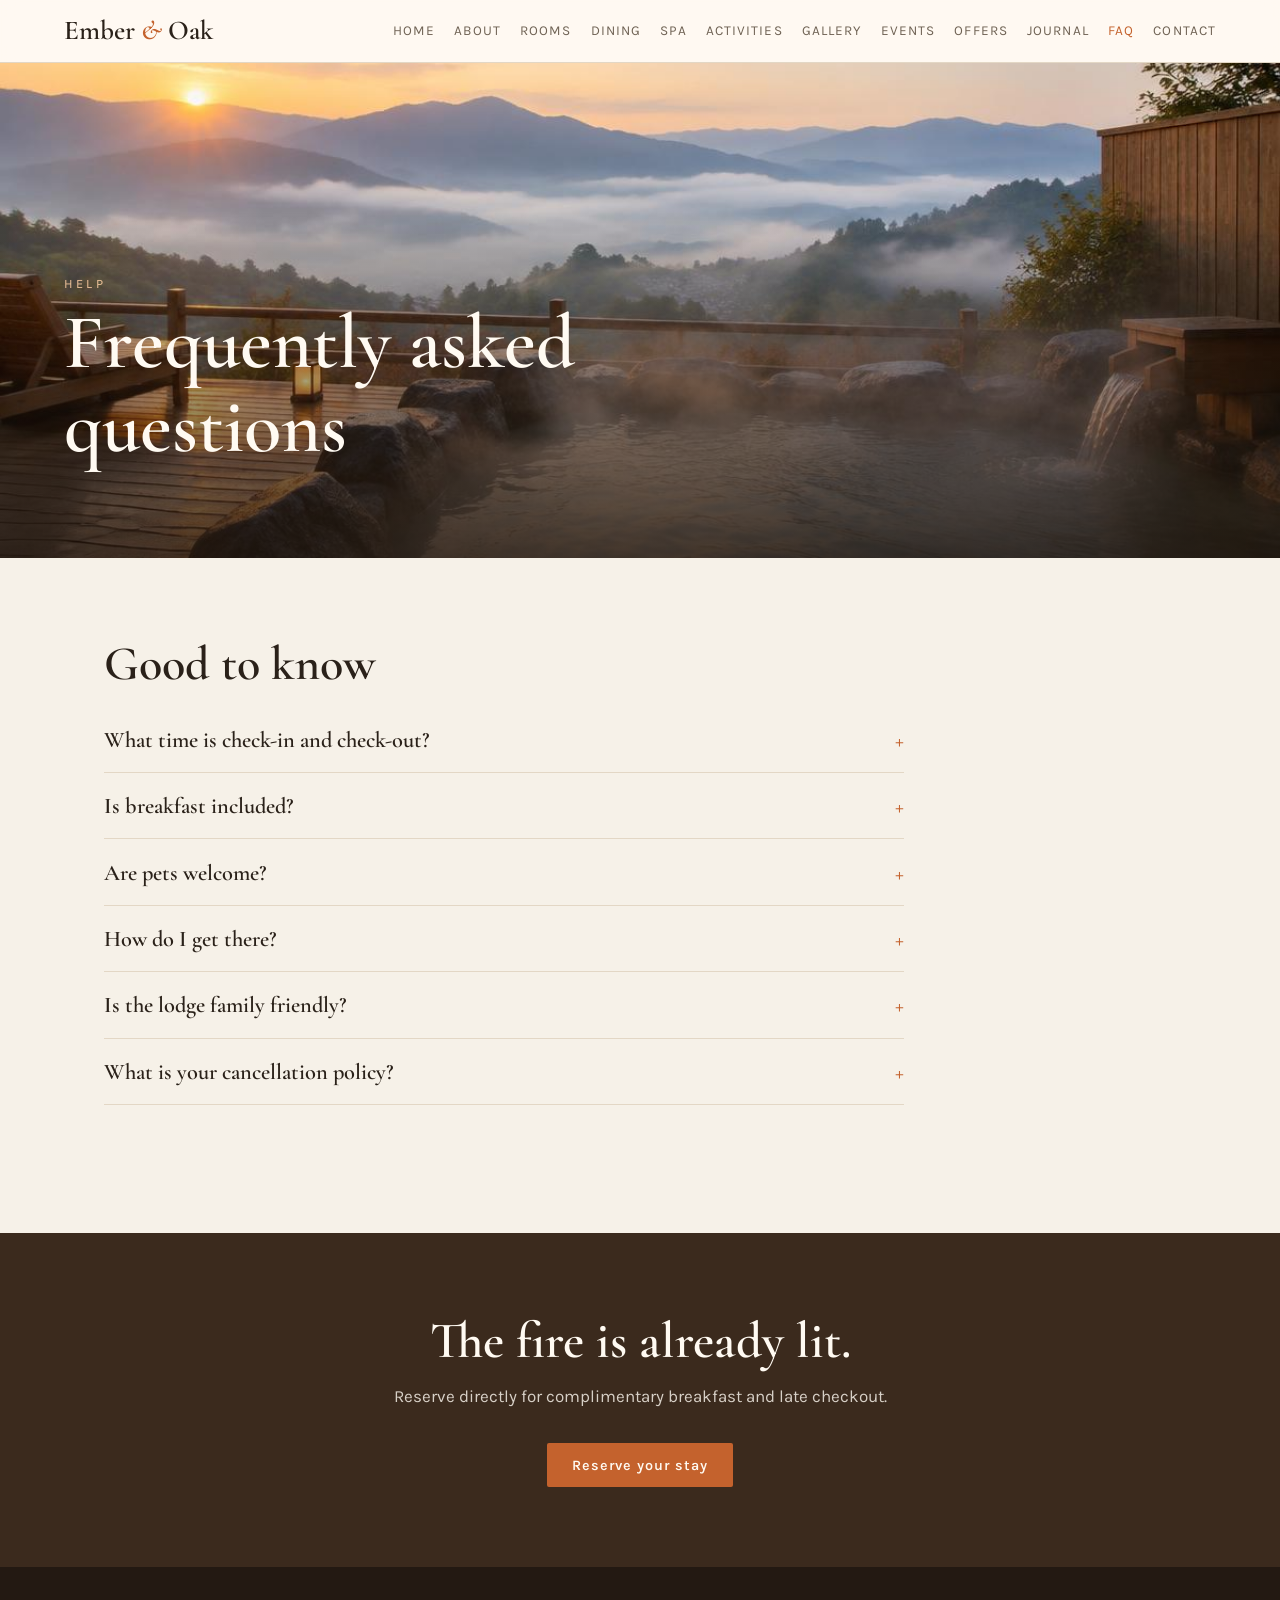
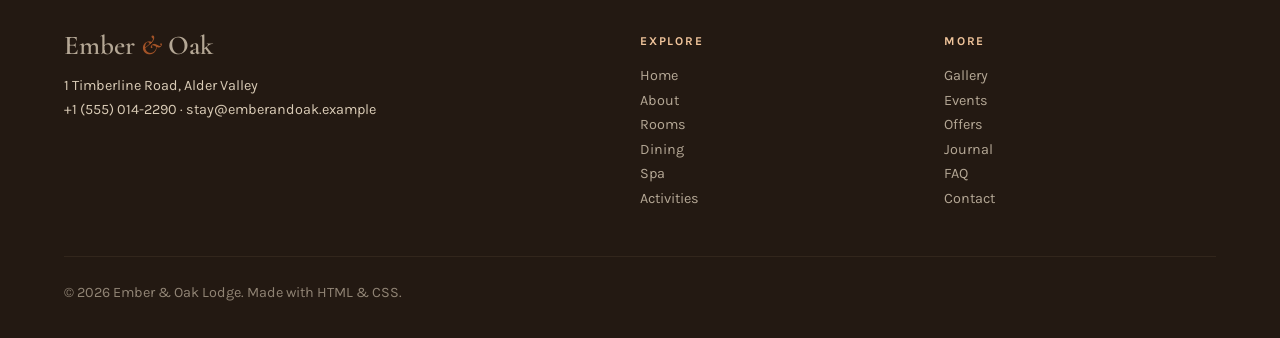
<file: faq.html>
<!DOCTYPE html><html lang="en"><head><meta charset="utf-8"><meta name="viewport" content="width=device-width,initial-scale=1">
<title>FAQ — Ember &amp; Oak Lodge</title><meta name="description" content="Ember &amp; Oak, a timber mountain lodge: FAQ.">
<link rel="preconnect" href="https://fonts.googleapis.com"><link href="https://fonts.googleapis.com/css2?family=Cormorant+Garamond:ital,wght@0,500;0,600;1,500&family=Karla:wght@400;600&display=swap" rel="stylesheet">
<link rel="stylesheet" href="style.css"></head><body>
<header class="top"><a class="logo" href="index.html">Ember <i>&amp;</i> Oak</a><input type="checkbox" id="m"><label for="m" class="burger">Menu</label><nav><a href="index.html">Home</a><a href="about.html">About</a><a href="rooms.html">Rooms</a><a href="dining.html">Dining</a><a href="spa.html">Spa</a><a href="activities.html">Activities</a><a href="gallery.html">Gallery</a><a href="events.html">Events</a><a href="offers.html">Offers</a><a href="journal.html">Journal</a><a href="faq.html" class="on">FAQ</a><a href="contact.html">Contact</a></nav></header>
<section class="hero" style="background-image:url(images/spa.jpg)"><div class="hero-in"><p class="kicker">Help</p><h1>Frequently asked questions</h1></div></section>
<main><section class="sec"><h2>Good to know</h2><div class="faq"><details><summary>What time is check-in and check-out?</summary><p>Check-in from 3pm, check-out by 11am. Late checkout is free when you book direct.</p></details><details><summary>Is breakfast included?</summary><p>Yes, every stay includes a full breakfast in the Breakfast Hall.</p></details><details><summary>Are pets welcome?</summary><p>Dogs are welcome in Forest Cabins for $40 per night.</p></details><details><summary>How do I get there?</summary><p>We are 2 hours from Cedar City airport. We offer shuttle transfers on request.</p></details><details><summary>Is the lodge family friendly?</summary><p>Absolutely. Children are welcome everywhere except the pools after 7pm.</p></details><details><summary>What is your cancellation policy?</summary><p>Free cancellation up to 7 days before arrival.</p></details></div></section></main>
<section class="cta"><h2>The fire is already lit.</h2><p>Reserve directly for complimentary breakfast and late checkout.</p><a class="btn" href="contact.html">Reserve your stay</a></section>
<footer><div><a class="logo" href="index.html">Ember <i>&amp;</i> Oak</a><p>1 Timberline Road, Alder Valley<br>+1 (555) 014-2290 · stay@emberandoak.example</p></div><div><h4>Explore</h4><a href="index.html">Home</a><a href="about.html">About</a><a href="rooms.html">Rooms</a><a href="dining.html">Dining</a><a href="spa.html">Spa</a><a href="activities.html">Activities</a></div><div><h4>More</h4><a href="gallery.html">Gallery</a><a href="events.html">Events</a><a href="offers.html">Offers</a><a href="journal.html">Journal</a><a href="faq.html">FAQ</a><a href="contact.html">Contact</a></div><p class="copy">© 2026 Ember &amp; Oak Lodge. Made with HTML &amp; CSS.</p></footer></body></html>
</file>
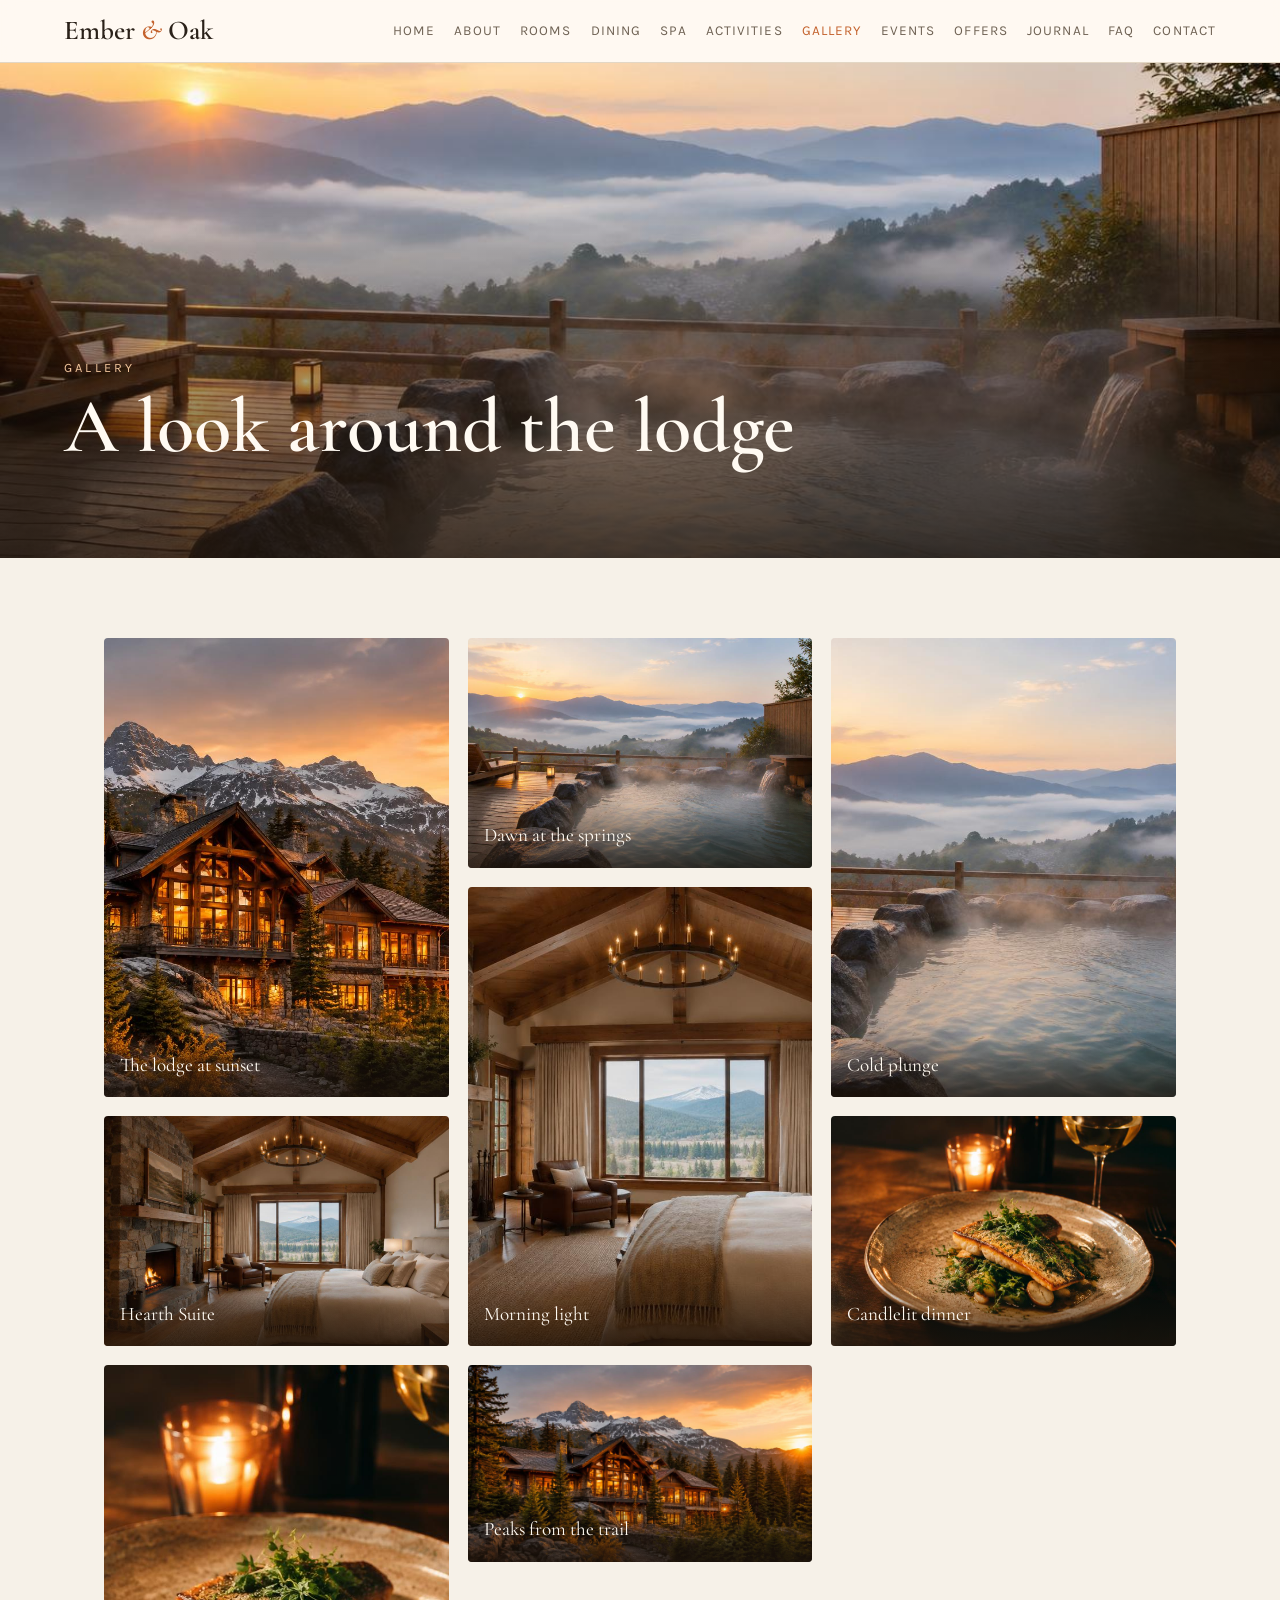
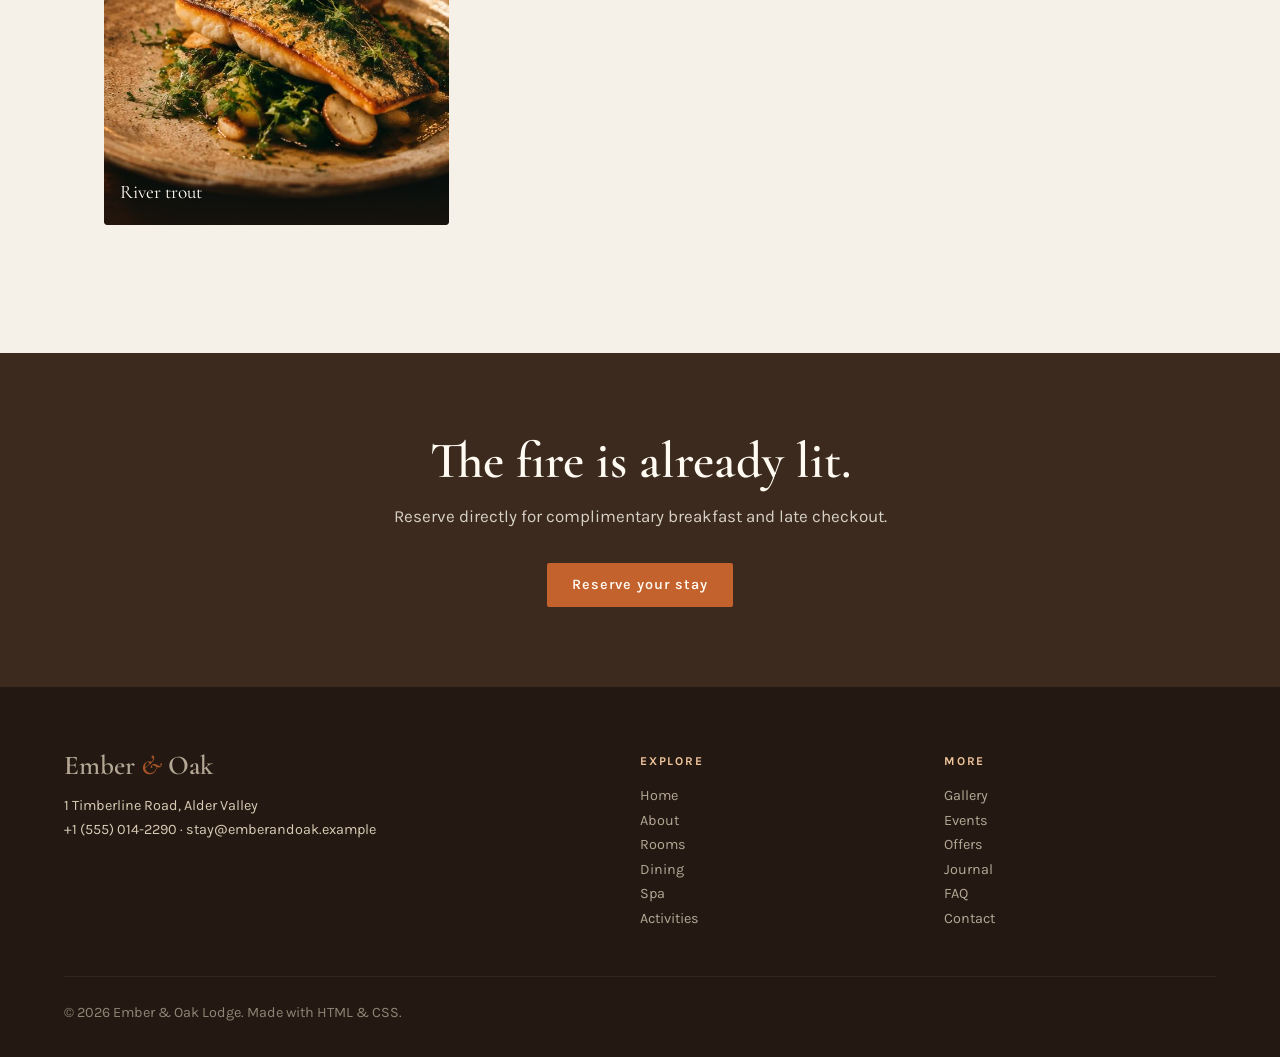
<file: gallery.html>
<!DOCTYPE html><html lang="en"><head><meta charset="utf-8"><meta name="viewport" content="width=device-width,initial-scale=1">
<title>Gallery — Ember &amp; Oak Lodge</title><meta name="description" content="Ember &amp; Oak, a timber mountain lodge: Gallery.">
<link rel="preconnect" href="https://fonts.googleapis.com"><link href="https://fonts.googleapis.com/css2?family=Cormorant+Garamond:ital,wght@0,500;0,600;1,500&family=Karla:wght@400;600&display=swap" rel="stylesheet">
<link rel="stylesheet" href="style.css"></head><body>
<header class="top"><a class="logo" href="index.html">Ember <i>&amp;</i> Oak</a><input type="checkbox" id="m"><label for="m" class="burger">Menu</label><nav><a href="index.html">Home</a><a href="about.html">About</a><a href="rooms.html">Rooms</a><a href="dining.html">Dining</a><a href="spa.html">Spa</a><a href="activities.html">Activities</a><a href="gallery.html" class="on">Gallery</a><a href="events.html">Events</a><a href="offers.html">Offers</a><a href="journal.html">Journal</a><a href="faq.html">FAQ</a><a href="contact.html">Contact</a></nav></header>
<section class="hero" style="background-image:url(images/spa.jpg)"><div class="hero-in"><p class="kicker">Gallery</p><h1>A look around the lodge</h1></div></section>
<main><section class="gallery"><figure><img src="images/hero.jpg" alt="The lodge at sunset" loading="lazy"><figcaption>The lodge at sunset</figcaption></figure><figure><img src="images/room.jpg" alt="Hearth Suite" loading="lazy"><figcaption>Hearth Suite</figcaption></figure><figure><img src="images/dining.jpg" alt="River trout" loading="lazy"><figcaption>River trout</figcaption></figure><figure><img src="images/spa.jpg" alt="Dawn at the springs" loading="lazy"><figcaption>Dawn at the springs</figcaption></figure><figure><img src="images/room.jpg" alt="Morning light" loading="lazy"><figcaption>Morning light</figcaption></figure><figure><img src="images/hero.jpg" alt="Peaks from the trail" loading="lazy"><figcaption>Peaks from the trail</figcaption></figure><figure><img src="images/spa.jpg" alt="Cold plunge" loading="lazy"><figcaption>Cold plunge</figcaption></figure><figure><img src="images/dining.jpg" alt="Candlelit dinner" loading="lazy"><figcaption>Candlelit dinner</figcaption></figure></section></main>
<section class="cta"><h2>The fire is already lit.</h2><p>Reserve directly for complimentary breakfast and late checkout.</p><a class="btn" href="contact.html">Reserve your stay</a></section>
<footer><div><a class="logo" href="index.html">Ember <i>&amp;</i> Oak</a><p>1 Timberline Road, Alder Valley<br>+1 (555) 014-2290 · stay@emberandoak.example</p></div><div><h4>Explore</h4><a href="index.html">Home</a><a href="about.html">About</a><a href="rooms.html">Rooms</a><a href="dining.html">Dining</a><a href="spa.html">Spa</a><a href="activities.html">Activities</a></div><div><h4>More</h4><a href="gallery.html">Gallery</a><a href="events.html">Events</a><a href="offers.html">Offers</a><a href="journal.html">Journal</a><a href="faq.html">FAQ</a><a href="contact.html">Contact</a></div><p class="copy">© 2026 Ember &amp; Oak Lodge. Made with HTML &amp; CSS.</p></footer></body></html>
</file>
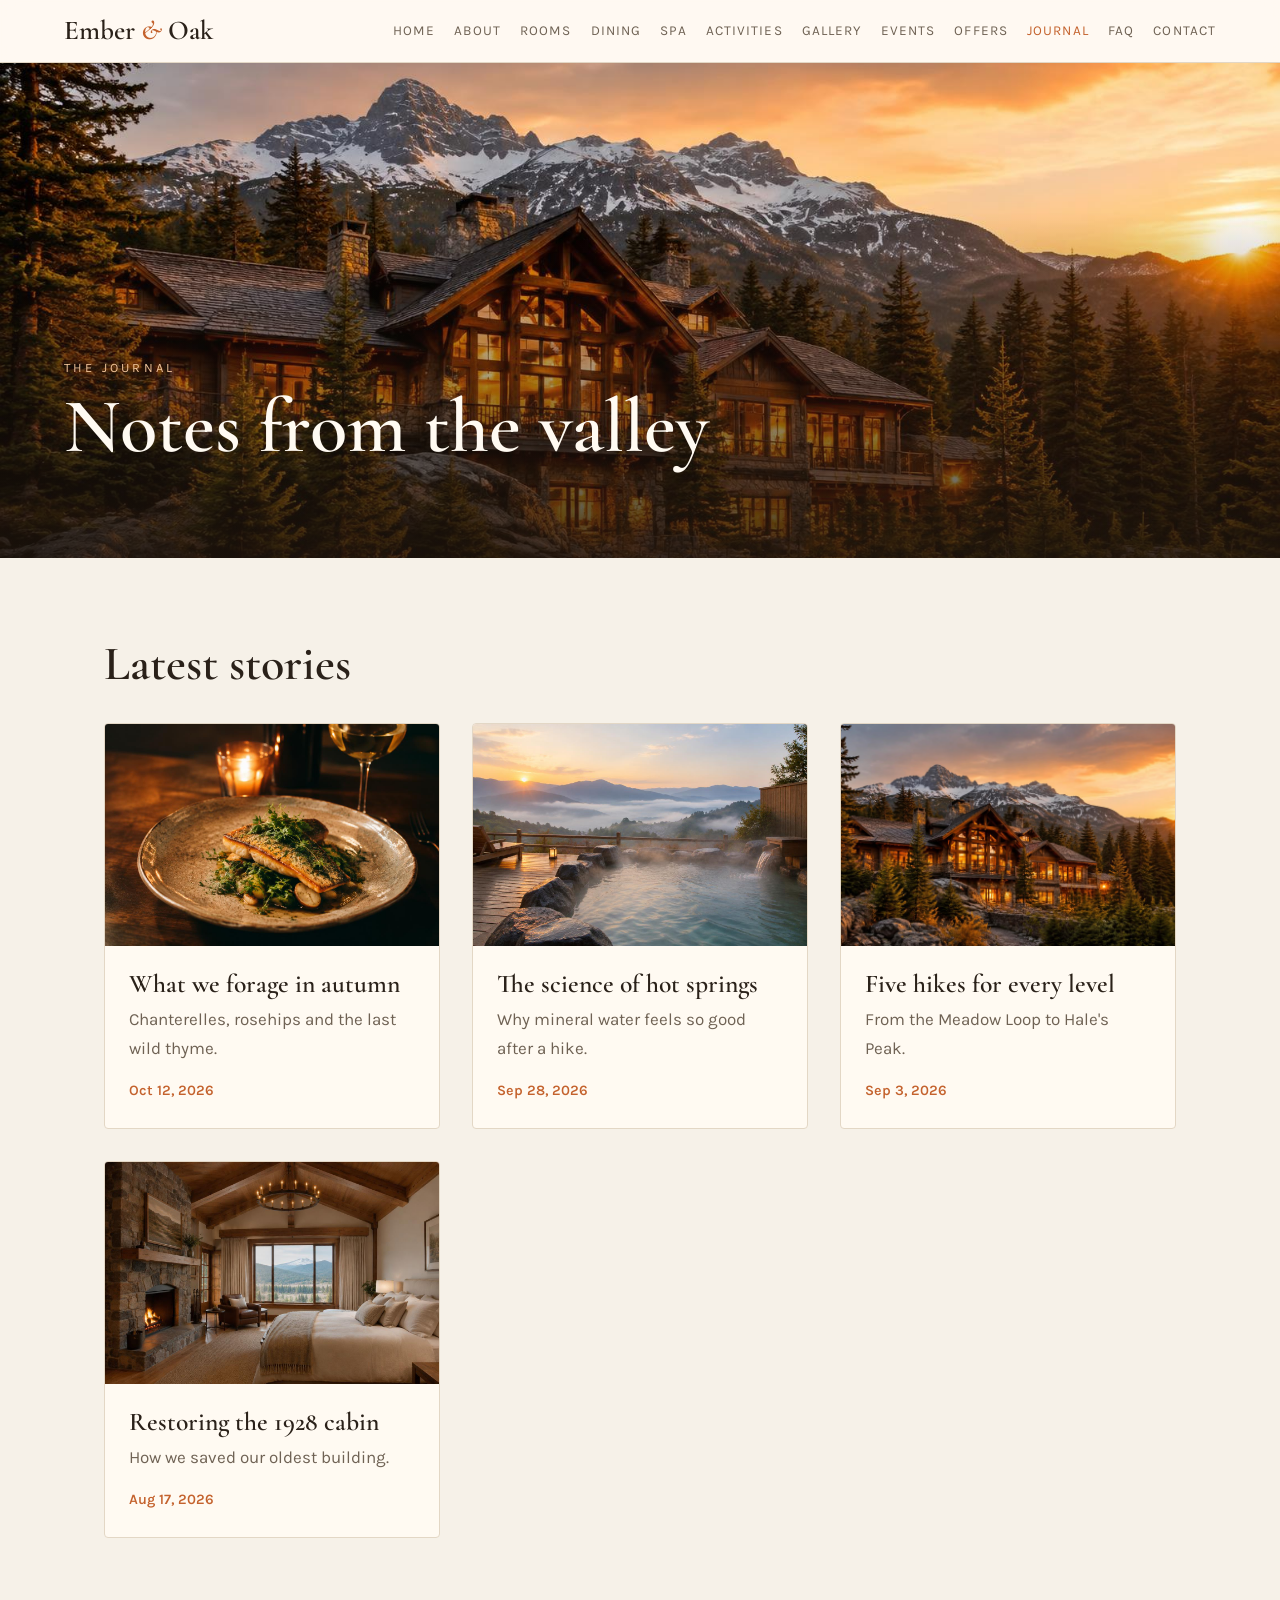
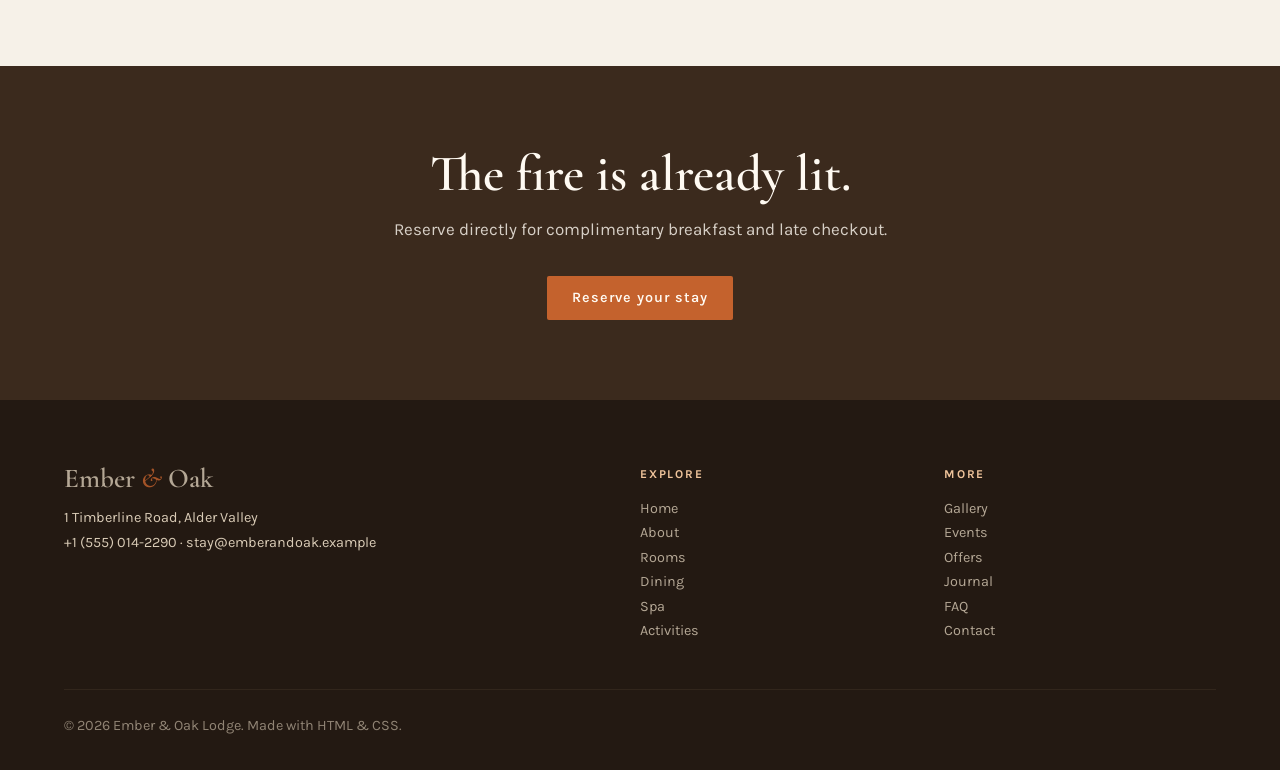
<file: journal.html>
<!DOCTYPE html><html lang="en"><head><meta charset="utf-8"><meta name="viewport" content="width=device-width,initial-scale=1">
<title>Journal — Ember &amp; Oak Lodge</title><meta name="description" content="Ember &amp; Oak, a timber mountain lodge: Journal.">
<link rel="preconnect" href="https://fonts.googleapis.com"><link href="https://fonts.googleapis.com/css2?family=Cormorant+Garamond:ital,wght@0,500;0,600;1,500&family=Karla:wght@400;600&display=swap" rel="stylesheet">
<link rel="stylesheet" href="style.css"></head><body>
<header class="top"><a class="logo" href="index.html">Ember <i>&amp;</i> Oak</a><input type="checkbox" id="m"><label for="m" class="burger">Menu</label><nav><a href="index.html">Home</a><a href="about.html">About</a><a href="rooms.html">Rooms</a><a href="dining.html">Dining</a><a href="spa.html">Spa</a><a href="activities.html">Activities</a><a href="gallery.html">Gallery</a><a href="events.html">Events</a><a href="offers.html">Offers</a><a href="journal.html" class="on">Journal</a><a href="faq.html">FAQ</a><a href="contact.html">Contact</a></nav></header>
<section class="hero" style="background-image:url(images/hero.jpg)"><div class="hero-in"><p class="kicker">The Journal</p><h1>Notes from the valley</h1></div></section>
<main><section class="sec"><h2>Latest stories</h2><div class="grid"><article class="card"><img src=images/dining.jpg alt="What we forage in autumn" loading=lazy><div><h3>What we forage in autumn</h3><p>Chanterelles, rosehips and the last wild thyme.</p><span class=price>Oct 12, 2026</span></div></article><article class="card"><img src=images/spa.jpg alt="The science of hot springs" loading=lazy><div><h3>The science of hot springs</h3><p>Why mineral water feels so good after a hike.</p><span class=price>Sep 28, 2026</span></div></article><article class="card"><img src=images/hero.jpg alt="Five hikes for every level" loading=lazy><div><h3>Five hikes for every level</h3><p>From the Meadow Loop to Hale's Peak.</p><span class=price>Sep 3, 2026</span></div></article><article class="card"><img src=images/room.jpg alt="Restoring the 1928 cabin" loading=lazy><div><h3>Restoring the 1928 cabin</h3><p>How we saved our oldest building.</p><span class=price>Aug 17, 2026</span></div></article></div></section></main>
<section class="cta"><h2>The fire is already lit.</h2><p>Reserve directly for complimentary breakfast and late checkout.</p><a class="btn" href="contact.html">Reserve your stay</a></section>
<footer><div><a class="logo" href="index.html">Ember <i>&amp;</i> Oak</a><p>1 Timberline Road, Alder Valley<br>+1 (555) 014-2290 · stay@emberandoak.example</p></div><div><h4>Explore</h4><a href="index.html">Home</a><a href="about.html">About</a><a href="rooms.html">Rooms</a><a href="dining.html">Dining</a><a href="spa.html">Spa</a><a href="activities.html">Activities</a></div><div><h4>More</h4><a href="gallery.html">Gallery</a><a href="events.html">Events</a><a href="offers.html">Offers</a><a href="journal.html">Journal</a><a href="faq.html">FAQ</a><a href="contact.html">Contact</a></div><p class="copy">© 2026 Ember &amp; Oak Lodge. Made with HTML &amp; CSS.</p></footer></body></html>
</file>
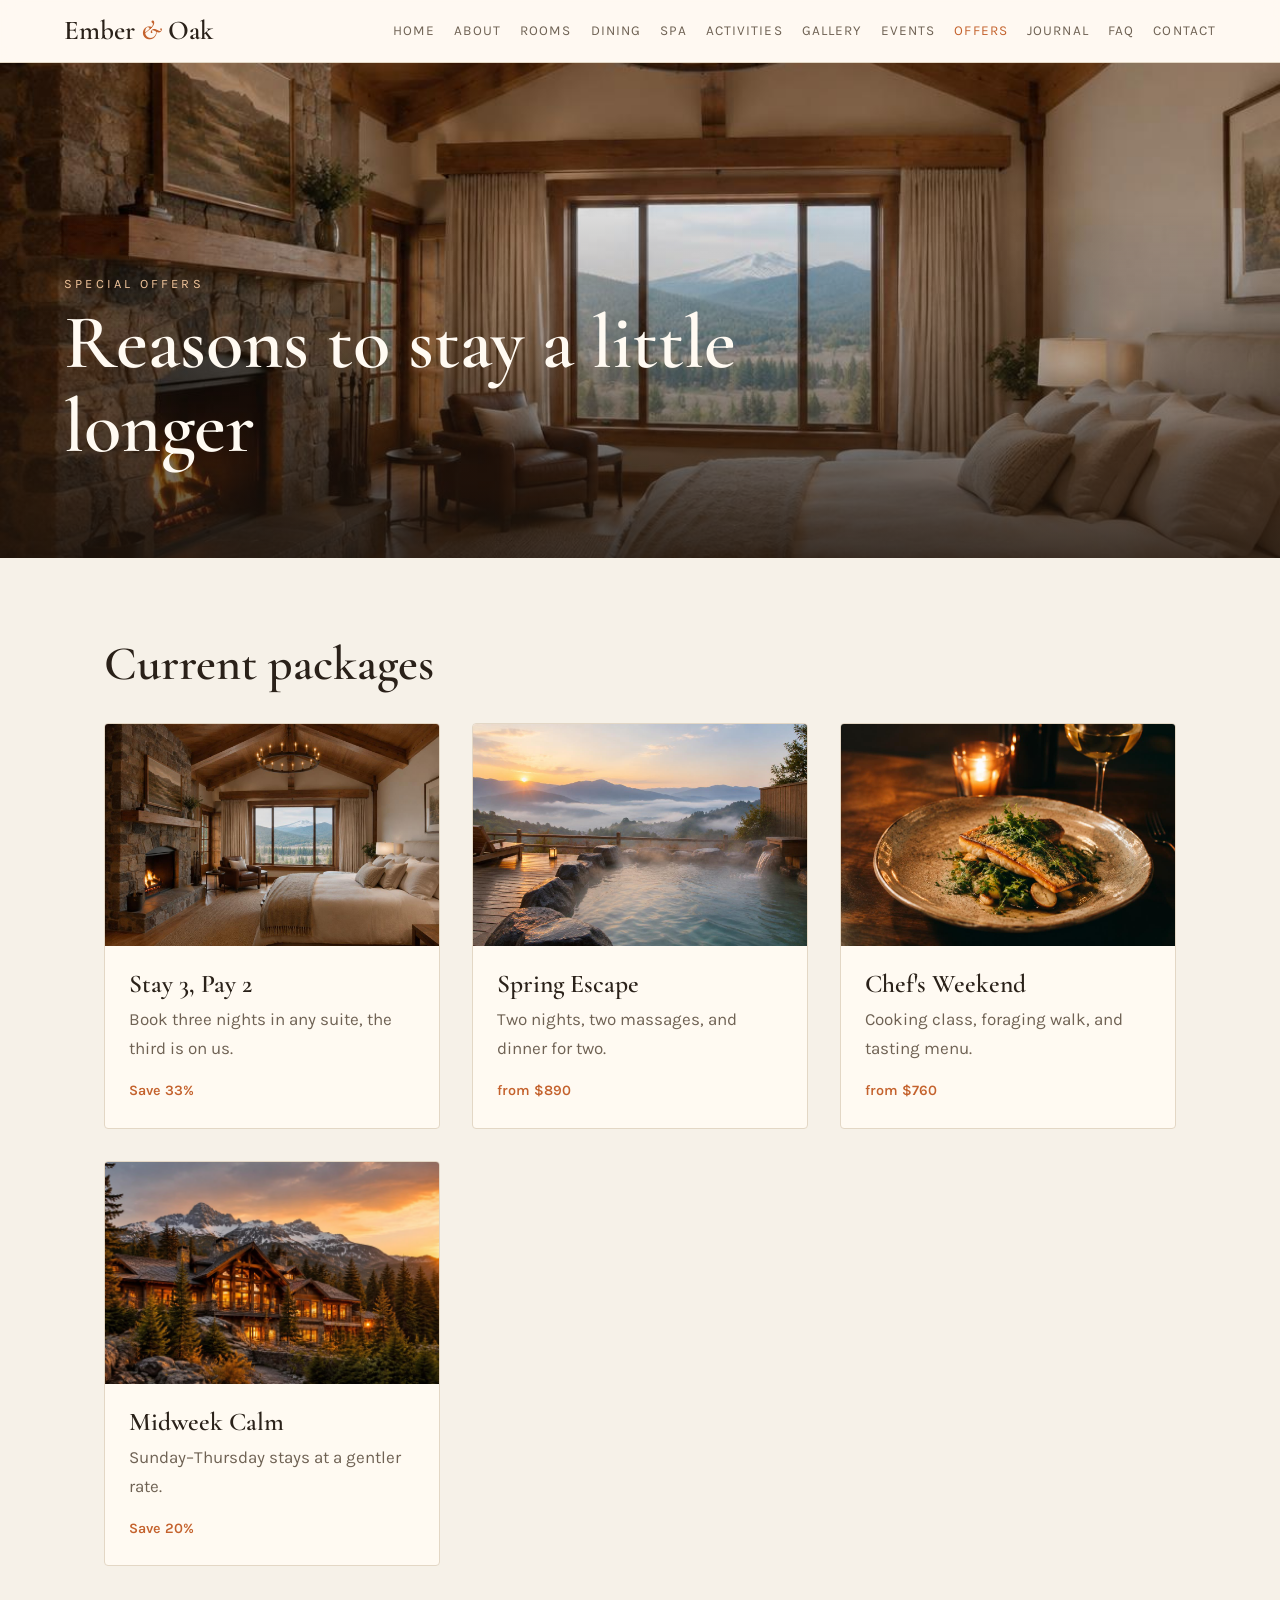
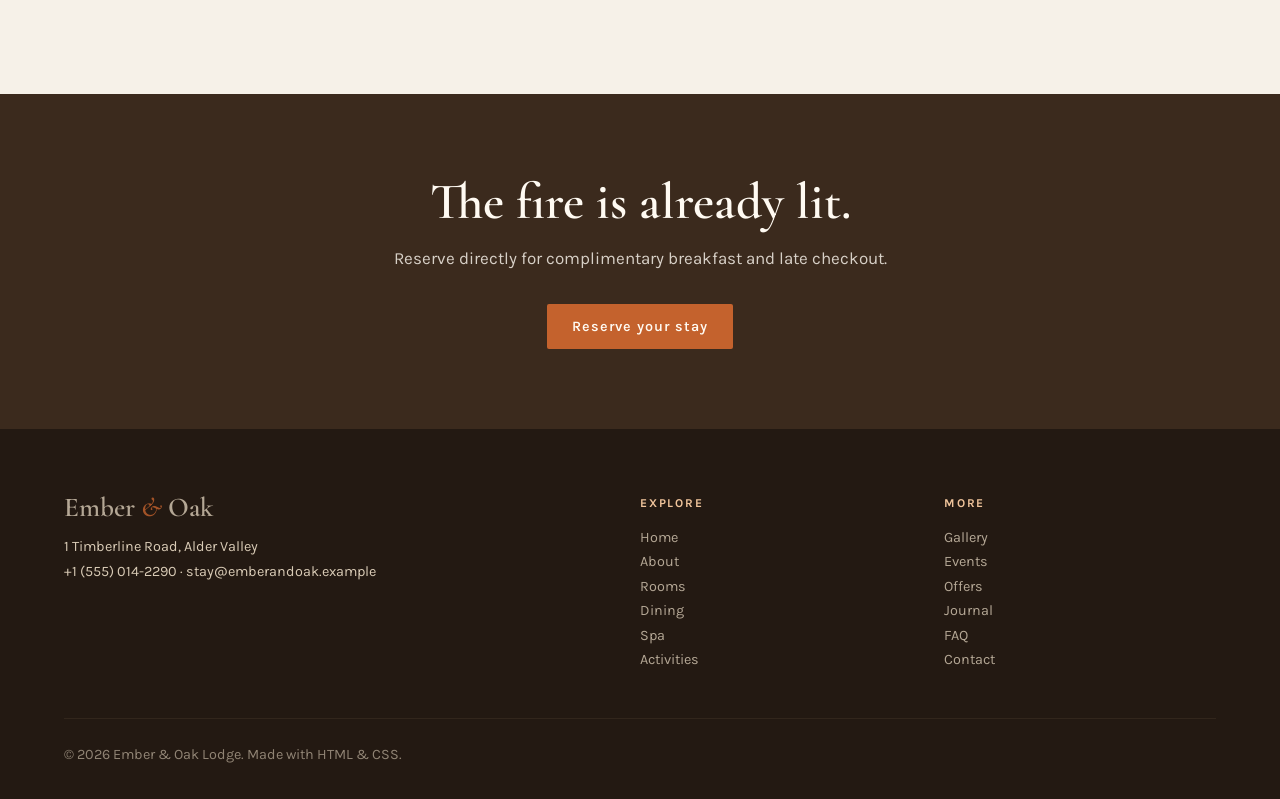
<file: offers.html>
<!DOCTYPE html><html lang="en"><head><meta charset="utf-8"><meta name="viewport" content="width=device-width,initial-scale=1">
<title>Offers — Ember &amp; Oak Lodge</title><meta name="description" content="Ember &amp; Oak, a timber mountain lodge: Offers.">
<link rel="preconnect" href="https://fonts.googleapis.com"><link href="https://fonts.googleapis.com/css2?family=Cormorant+Garamond:ital,wght@0,500;0,600;1,500&family=Karla:wght@400;600&display=swap" rel="stylesheet">
<link rel="stylesheet" href="style.css"></head><body>
<header class="top"><a class="logo" href="index.html">Ember <i>&amp;</i> Oak</a><input type="checkbox" id="m"><label for="m" class="burger">Menu</label><nav><a href="index.html">Home</a><a href="about.html">About</a><a href="rooms.html">Rooms</a><a href="dining.html">Dining</a><a href="spa.html">Spa</a><a href="activities.html">Activities</a><a href="gallery.html">Gallery</a><a href="events.html">Events</a><a href="offers.html" class="on">Offers</a><a href="journal.html">Journal</a><a href="faq.html">FAQ</a><a href="contact.html">Contact</a></nav></header>
<section class="hero" style="background-image:url(images/room.jpg)"><div class="hero-in"><p class="kicker">Special offers</p><h1>Reasons to stay a little longer</h1></div></section>
<main><section class="sec"><h2>Current packages</h2><div class="grid"><article class="card"><img src=images/room.jpg alt="Stay 3, Pay 2" loading=lazy><div><h3>Stay 3, Pay 2</h3><p>Book three nights in any suite, the third is on us.</p><span class=price>Save 33%</span></div></article><article class="card"><img src=images/spa.jpg alt="Spring Escape" loading=lazy><div><h3>Spring Escape</h3><p>Two nights, two massages, and dinner for two.</p><span class=price>from $890</span></div></article><article class="card"><img src=images/dining.jpg alt="Chef's Weekend" loading=lazy><div><h3>Chef's Weekend</h3><p>Cooking class, foraging walk, and tasting menu.</p><span class=price>from $760</span></div></article><article class="card"><img src=images/hero.jpg alt="Midweek Calm" loading=lazy><div><h3>Midweek Calm</h3><p>Sunday–Thursday stays at a gentler rate.</p><span class=price>Save 20%</span></div></article></div></section></main>
<section class="cta"><h2>The fire is already lit.</h2><p>Reserve directly for complimentary breakfast and late checkout.</p><a class="btn" href="contact.html">Reserve your stay</a></section>
<footer><div><a class="logo" href="index.html">Ember <i>&amp;</i> Oak</a><p>1 Timberline Road, Alder Valley<br>+1 (555) 014-2290 · stay@emberandoak.example</p></div><div><h4>Explore</h4><a href="index.html">Home</a><a href="about.html">About</a><a href="rooms.html">Rooms</a><a href="dining.html">Dining</a><a href="spa.html">Spa</a><a href="activities.html">Activities</a></div><div><h4>More</h4><a href="gallery.html">Gallery</a><a href="events.html">Events</a><a href="offers.html">Offers</a><a href="journal.html">Journal</a><a href="faq.html">FAQ</a><a href="contact.html">Contact</a></div><p class="copy">© 2026 Ember &amp; Oak Lodge. Made with HTML &amp; CSS.</p></footer></body></html>
</file>
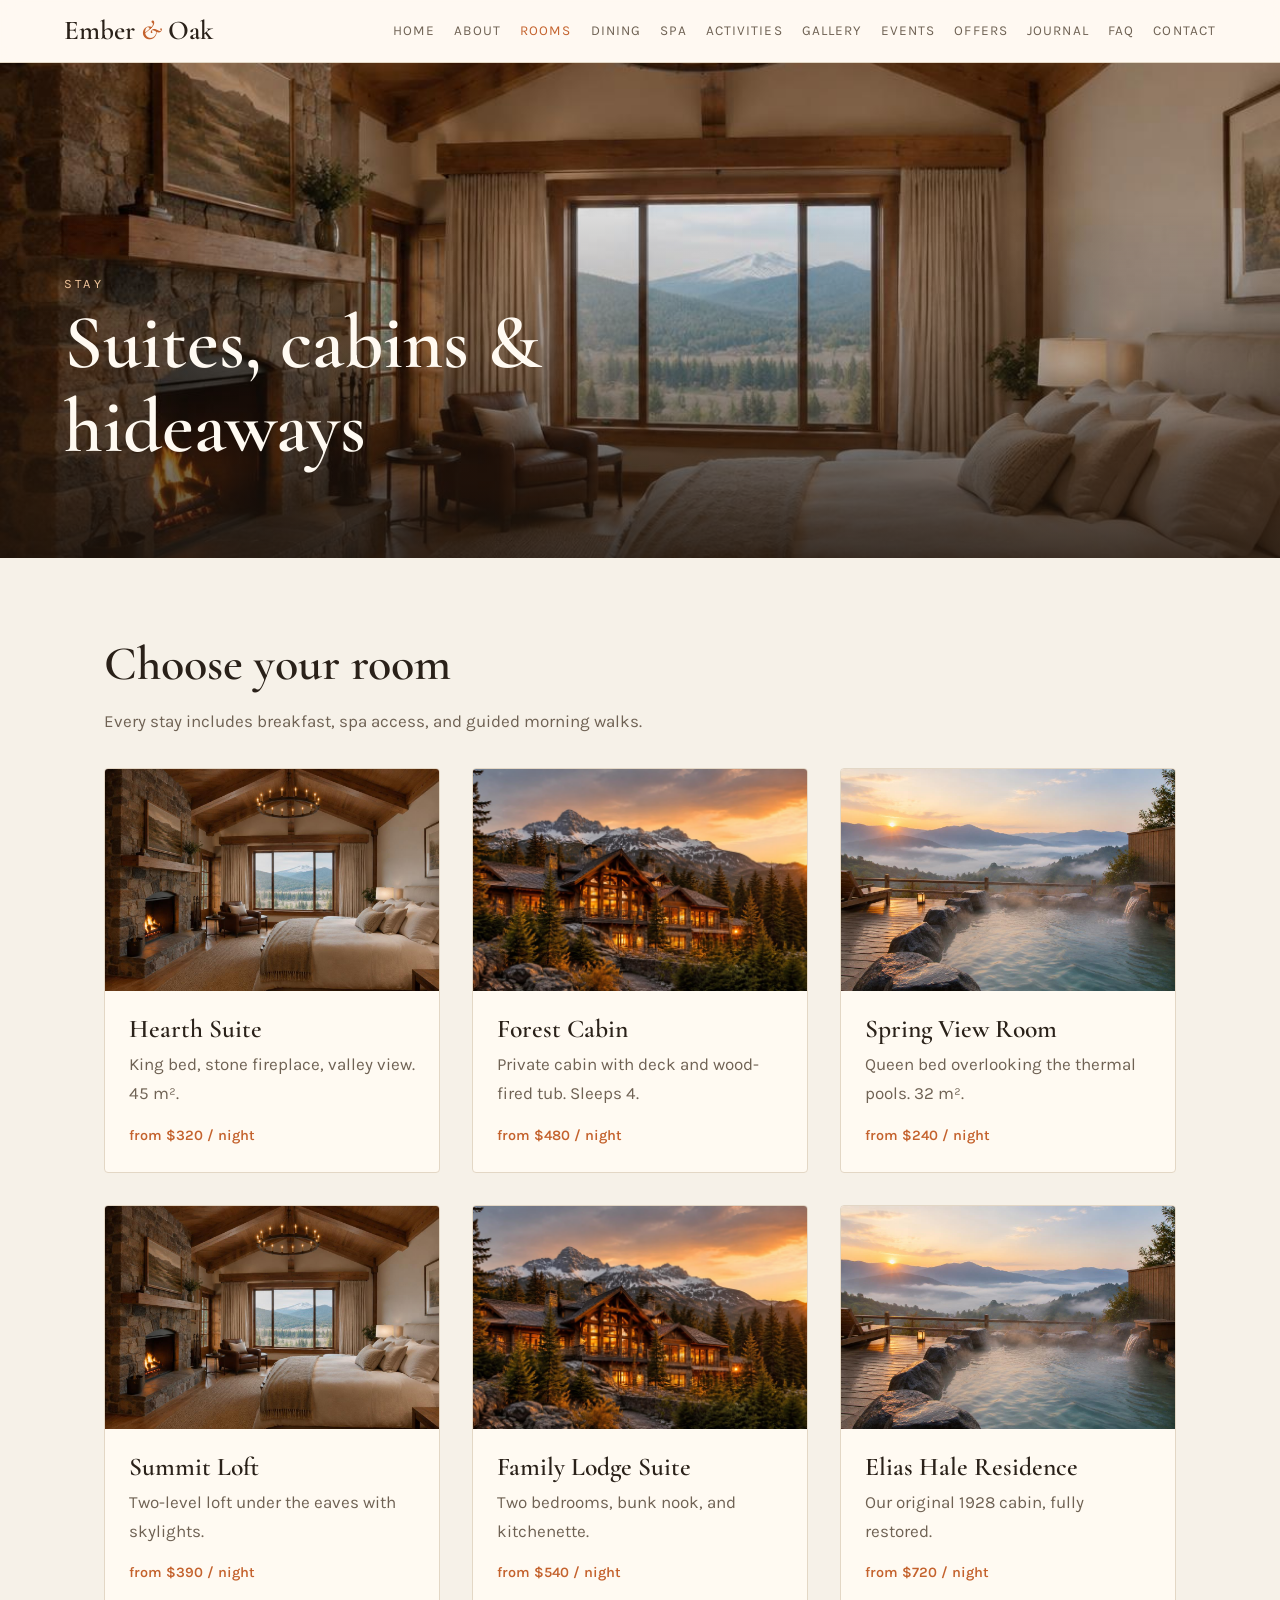
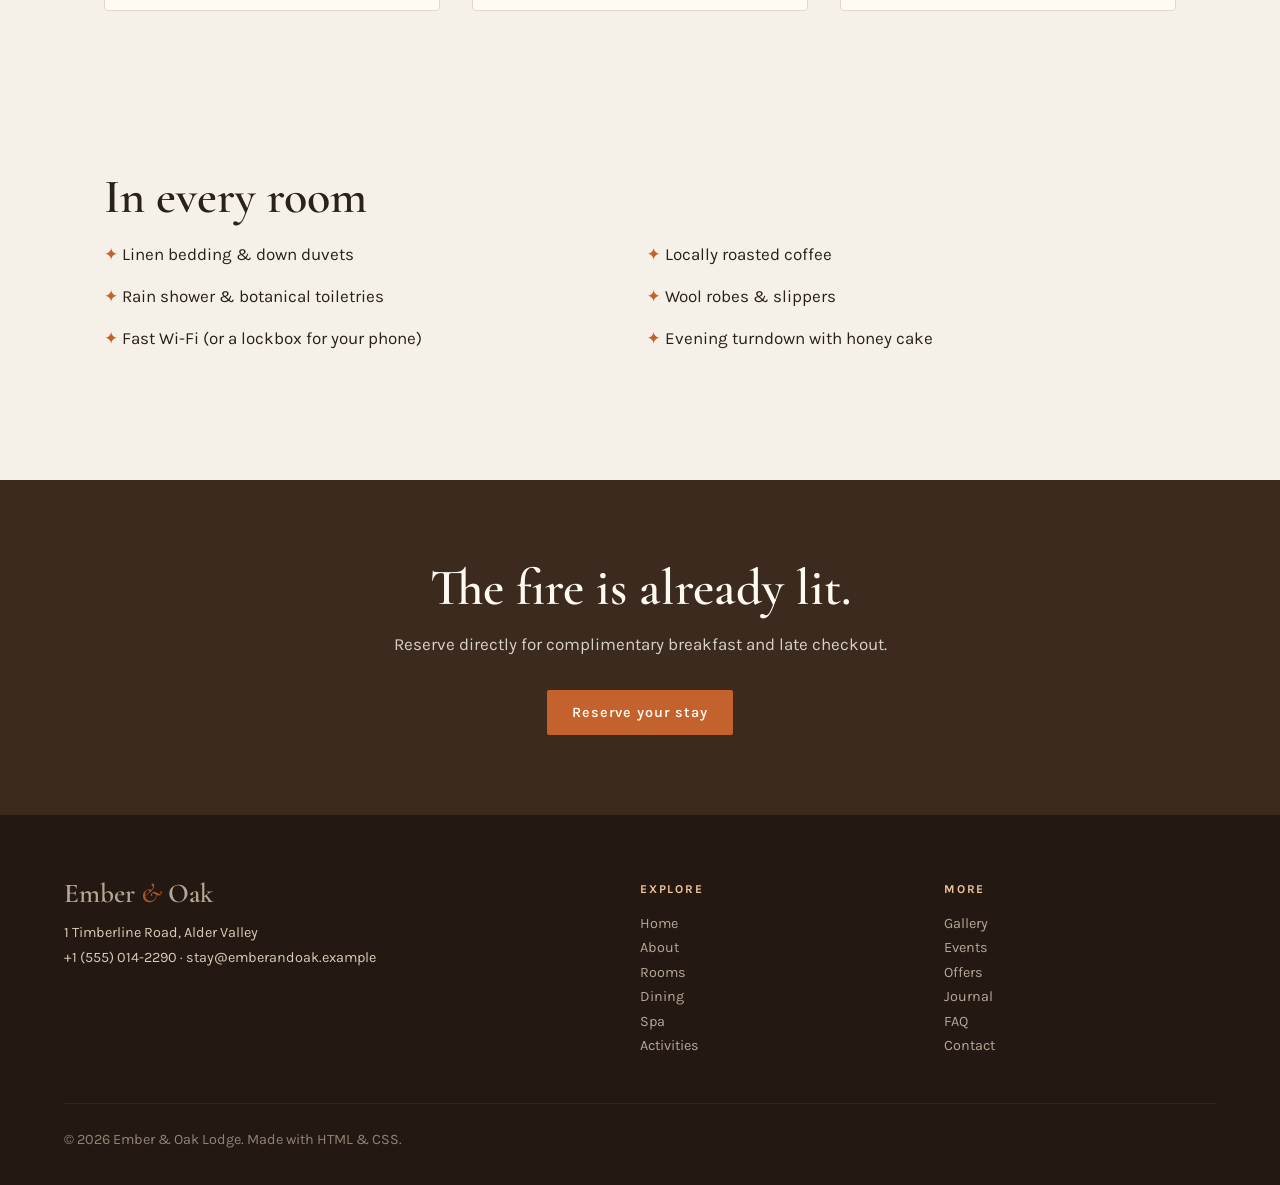
<file: rooms.html>
<!DOCTYPE html><html lang="en"><head><meta charset="utf-8"><meta name="viewport" content="width=device-width,initial-scale=1">
<title>Rooms — Ember &amp; Oak Lodge</title><meta name="description" content="Ember &amp; Oak, a timber mountain lodge: Rooms.">
<link rel="preconnect" href="https://fonts.googleapis.com"><link href="https://fonts.googleapis.com/css2?family=Cormorant+Garamond:ital,wght@0,500;0,600;1,500&family=Karla:wght@400;600&display=swap" rel="stylesheet">
<link rel="stylesheet" href="style.css"></head><body>
<header class="top"><a class="logo" href="index.html">Ember <i>&amp;</i> Oak</a><input type="checkbox" id="m"><label for="m" class="burger">Menu</label><nav><a href="index.html">Home</a><a href="about.html">About</a><a href="rooms.html" class="on">Rooms</a><a href="dining.html">Dining</a><a href="spa.html">Spa</a><a href="activities.html">Activities</a><a href="gallery.html">Gallery</a><a href="events.html">Events</a><a href="offers.html">Offers</a><a href="journal.html">Journal</a><a href="faq.html">FAQ</a><a href="contact.html">Contact</a></nav></header>
<section class="hero" style="background-image:url(images/room.jpg)"><div class="hero-in"><p class="kicker">Stay</p><h1>Suites, cabins &amp; hideaways</h1></div></section>
<main><section class="sec"><h2>Choose your room</h2><p class=lead>Every stay includes breakfast, spa access, and guided morning walks.</p><div class="grid"><article class="card"><img src=images/room.jpg alt="Hearth Suite" loading=lazy><div><h3>Hearth Suite</h3><p>King bed, stone fireplace, valley view. 45 m².</p><span class=price>from $320 / night</span></div></article><article class="card"><img src=images/hero.jpg alt="Forest Cabin" loading=lazy><div><h3>Forest Cabin</h3><p>Private cabin with deck and wood-fired tub. Sleeps 4.</p><span class=price>from $480 / night</span></div></article><article class="card"><img src=images/spa.jpg alt="Spring View Room" loading=lazy><div><h3>Spring View Room</h3><p>Queen bed overlooking the thermal pools. 32 m².</p><span class=price>from $240 / night</span></div></article><article class="card"><img src=images/room.jpg alt="Summit Loft" loading=lazy><div><h3>Summit Loft</h3><p>Two-level loft under the eaves with skylights.</p><span class=price>from $390 / night</span></div></article><article class="card"><img src=images/hero.jpg alt="Family Lodge Suite" loading=lazy><div><h3>Family Lodge Suite</h3><p>Two bedrooms, bunk nook, and kitchenette.</p><span class=price>from $540 / night</span></div></article><article class="card"><img src=images/spa.jpg alt="Elias Hale Residence" loading=lazy><div><h3>Elias Hale Residence</h3><p>Our original 1928 cabin, fully restored.</p><span class=price>from $720 / night</span></div></article></div></section><section class="sec"><h2>In every room</h2><ul class="ticks"><li>Linen bedding &amp; down duvets</li><li>Locally roasted coffee</li><li>Rain shower &amp; botanical toiletries</li><li>Wool robes &amp; slippers</li><li>Fast Wi-Fi (or a lockbox for your phone)</li><li>Evening turndown with honey cake</li></ul></section></main>
<section class="cta"><h2>The fire is already lit.</h2><p>Reserve directly for complimentary breakfast and late checkout.</p><a class="btn" href="contact.html">Reserve your stay</a></section>
<footer><div><a class="logo" href="index.html">Ember <i>&amp;</i> Oak</a><p>1 Timberline Road, Alder Valley<br>+1 (555) 014-2290 · stay@emberandoak.example</p></div><div><h4>Explore</h4><a href="index.html">Home</a><a href="about.html">About</a><a href="rooms.html">Rooms</a><a href="dining.html">Dining</a><a href="spa.html">Spa</a><a href="activities.html">Activities</a></div><div><h4>More</h4><a href="gallery.html">Gallery</a><a href="events.html">Events</a><a href="offers.html">Offers</a><a href="journal.html">Journal</a><a href="faq.html">FAQ</a><a href="contact.html">Contact</a></div><p class="copy">© 2026 Ember &amp; Oak Lodge. Made with HTML &amp; CSS.</p></footer></body></html>
</file>
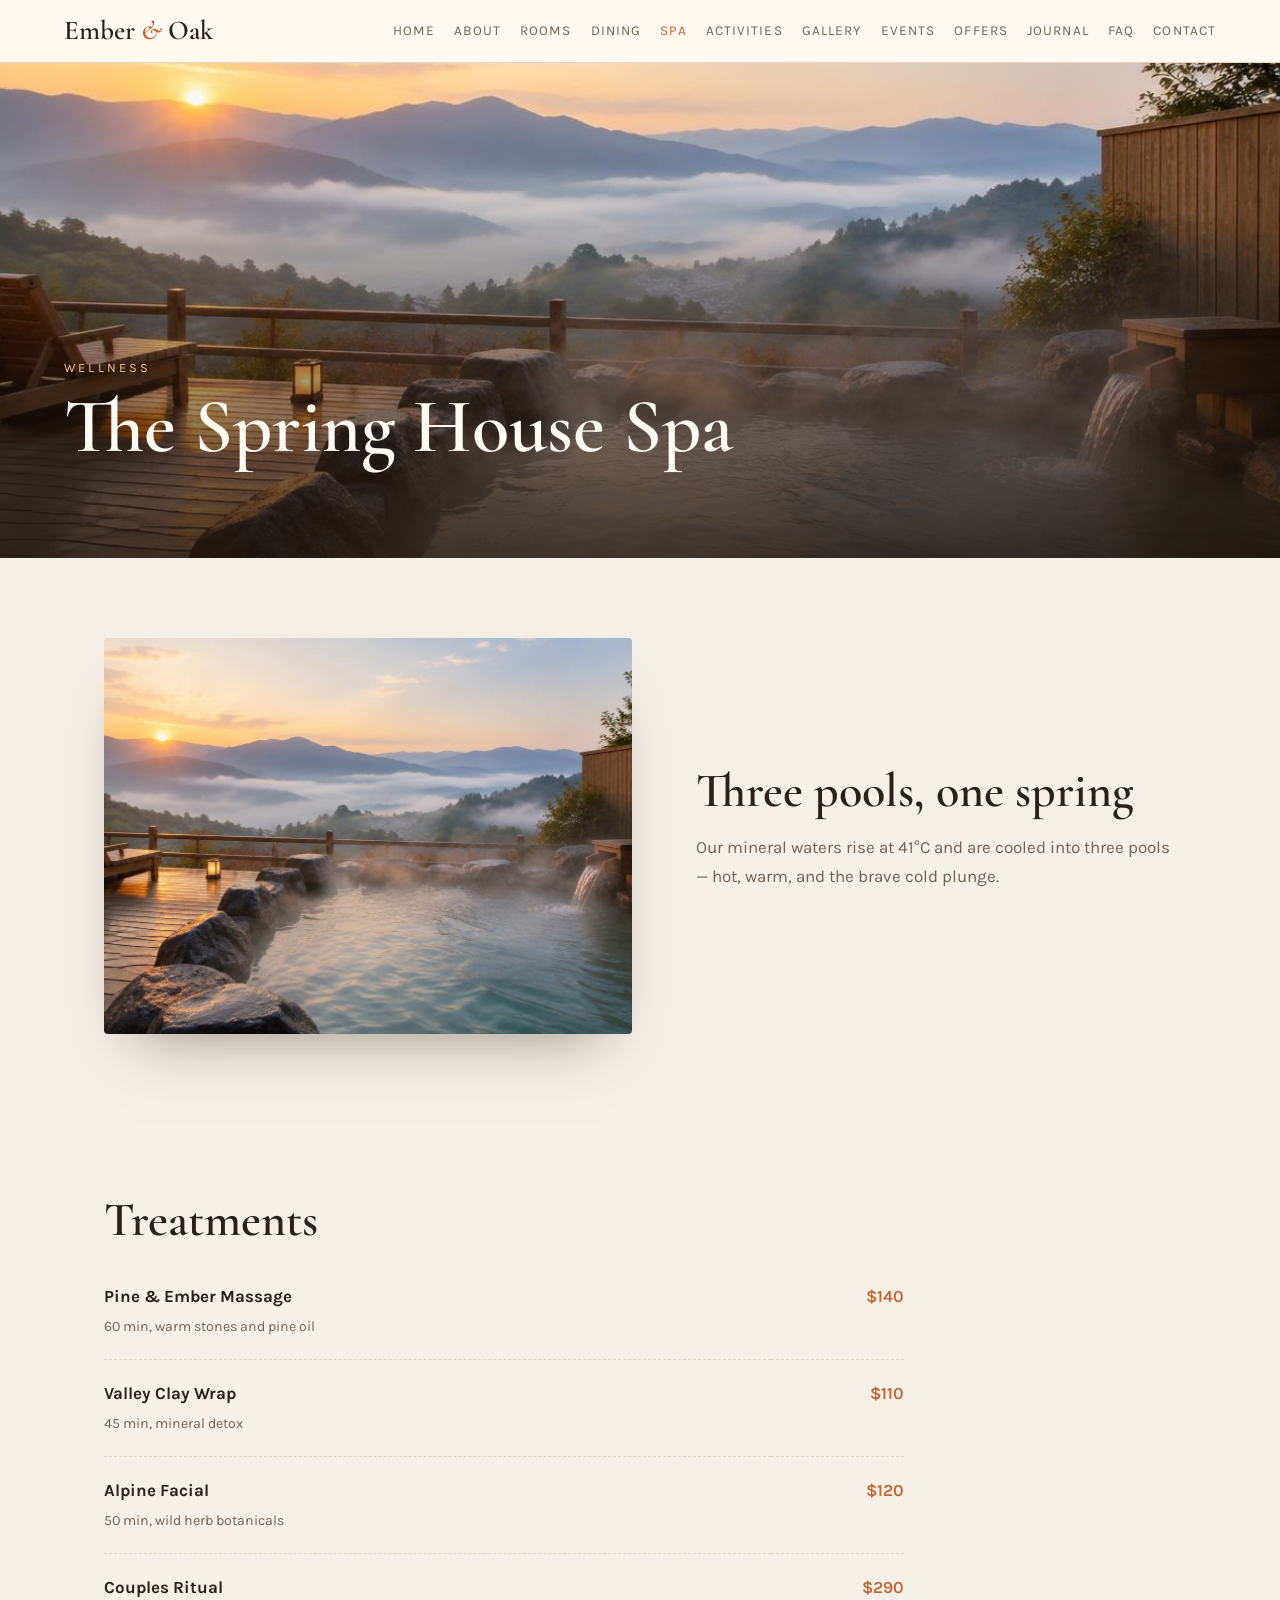
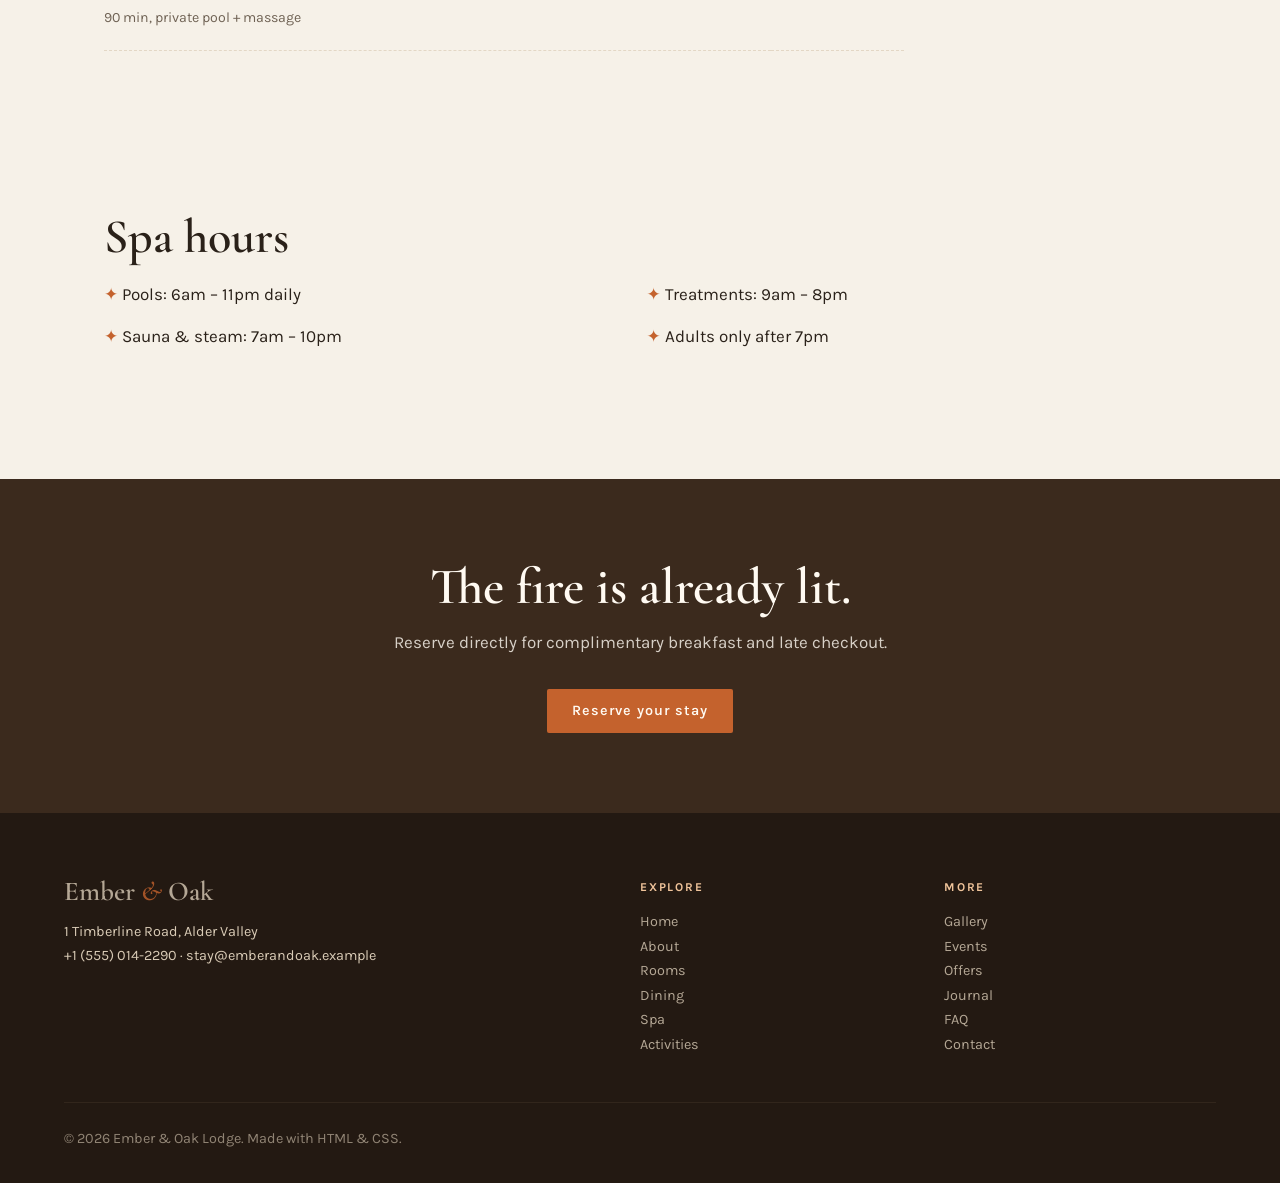
<file: spa.html>
<!DOCTYPE html><html lang="en"><head><meta charset="utf-8"><meta name="viewport" content="width=device-width,initial-scale=1">
<title>Spa — Ember &amp; Oak Lodge</title><meta name="description" content="Ember &amp; Oak, a timber mountain lodge: Spa.">
<link rel="preconnect" href="https://fonts.googleapis.com"><link href="https://fonts.googleapis.com/css2?family=Cormorant+Garamond:ital,wght@0,500;0,600;1,500&family=Karla:wght@400;600&display=swap" rel="stylesheet">
<link rel="stylesheet" href="style.css"></head><body>
<header class="top"><a class="logo" href="index.html">Ember <i>&amp;</i> Oak</a><input type="checkbox" id="m"><label for="m" class="burger">Menu</label><nav><a href="index.html">Home</a><a href="about.html">About</a><a href="rooms.html">Rooms</a><a href="dining.html">Dining</a><a href="spa.html" class="on">Spa</a><a href="activities.html">Activities</a><a href="gallery.html">Gallery</a><a href="events.html">Events</a><a href="offers.html">Offers</a><a href="journal.html">Journal</a><a href="faq.html">FAQ</a><a href="contact.html">Contact</a></nav></header>
<section class="hero" style="background-image:url(images/spa.jpg)"><div class="hero-in"><p class="kicker">Wellness</p><h1>The Spring House Spa</h1></div></section>
<main><section class="split"><img src="images/spa.jpg" alt="Three pools, one spring" loading="lazy"><div><h2>Three pools, one spring</h2><p>Our mineral waters rise at 41°C and are cooled into three pools — hot, warm, and the brave cold plunge.</p></div></section><section class="sec"><h2>Treatments</h2><table class="menu"><tr><td><b>Pine &amp; Ember Massage</b><br><small>60 min, warm stones and pine oil</small></td><td>$140</td></tr><tr><td><b>Valley Clay Wrap</b><br><small>45 min, mineral detox</small></td><td>$110</td></tr><tr><td><b>Alpine Facial</b><br><small>50 min, wild herb botanicals</small></td><td>$120</td></tr><tr><td><b>Couples Ritual</b><br><small>90 min, private pool + massage</small></td><td>$290</td></tr></table></section><section class="sec"><h2>Spa hours</h2><ul class="ticks"><li>Pools: 6am – 11pm daily</li><li>Treatments: 9am – 8pm</li><li>Sauna &amp; steam: 7am – 10pm</li><li>Adults only after 7pm</li></ul></section></main>
<section class="cta"><h2>The fire is already lit.</h2><p>Reserve directly for complimentary breakfast and late checkout.</p><a class="btn" href="contact.html">Reserve your stay</a></section>
<footer><div><a class="logo" href="index.html">Ember <i>&amp;</i> Oak</a><p>1 Timberline Road, Alder Valley<br>+1 (555) 014-2290 · stay@emberandoak.example</p></div><div><h4>Explore</h4><a href="index.html">Home</a><a href="about.html">About</a><a href="rooms.html">Rooms</a><a href="dining.html">Dining</a><a href="spa.html">Spa</a><a href="activities.html">Activities</a></div><div><h4>More</h4><a href="gallery.html">Gallery</a><a href="events.html">Events</a><a href="offers.html">Offers</a><a href="journal.html">Journal</a><a href="faq.html">FAQ</a><a href="contact.html">Contact</a></div><p class="copy">© 2026 Ember &amp; Oak Lodge. Made with HTML &amp; CSS.</p></footer></body></html>
</file>
<file: style.css>
:root{--bg:#f6f1e8;--paper:#fffaf2;--ink:#2a2119;--muted:#6f6254;--ember:#c4622d;--oak:#3b2a1d;--line:#e3d7c5;--serif:"Cormorant Garamond",Georgia,serif;--sans:"Karla",system-ui,sans-serif}
*{box-sizing:border-box;margin:0;padding:0}
body{background:var(--bg);color:var(--ink);font:17px/1.7 var(--sans)}
img{max-width:100%;display:block}a{color:inherit}
h1,h2,h3,.logo{font-family:var(--serif);font-weight:600;line-height:1.1}
.logo{font-size:1.7rem;text-decoration:none}.logo i{color:var(--ember)}
.top{position:sticky;top:0;z-index:10;display:flex;align-items:center;justify-content:space-between;flex-wrap:wrap;padding:1rem 5vw;background:color-mix(in srgb,var(--paper) 92%,transparent);backdrop-filter:blur(8px);border-bottom:1px solid var(--line)}
.top nav{display:flex;gap:1.2rem;flex-wrap:wrap}
.top nav a{text-decoration:none;font-size:.85rem;letter-spacing:.08em;text-transform:uppercase;color:var(--muted)}
.top nav a:hover,.top nav a.on{color:var(--ember)}
#m,.burger{display:none}
.hero{min-height:55vh;background-size:cover;background-position:center;display:flex;align-items:flex-end;position:relative}
.hero.big{min-height:88vh}
.hero:before{content:"";position:absolute;inset:0;background:linear-gradient(180deg,transparent 30%,rgba(30,20,12,.8))}
.hero-in{position:relative;padding:4rem 5vw;color:var(--paper);max-width:900px}
.hero h1{font-size:clamp(2.6rem,6vw,5rem);margin:.4rem 0 1.5rem}
.kicker{text-transform:uppercase;letter-spacing:.25em;font-size:.8rem;color:#f0c49b}
.btn{display:inline-block;background:var(--ember);color:var(--paper);padding:.85rem 1.6rem;border:0;border-radius:2px;text-decoration:none;font:600 .9rem var(--sans);letter-spacing:.06em;cursor:pointer;transition:transform .2s,background .2s}
.btn:hover{background:var(--oak);transform:translateY(-2px)}
.btn.ghost{background:transparent;border:1px solid var(--paper)}
main{max-width:1200px;margin:0 auto;padding:0 5vw}
.sec{padding:5rem 0}.sec>h2,.split h2{font-size:clamp(2rem,4vw,3rem);margin-bottom:1rem}
.lead{color:var(--muted);max-width:640px;margin-bottom:2rem}
.stats{display:grid;grid-template-columns:repeat(4,1fr);gap:1rem;padding:4rem 0;border-bottom:1px solid var(--line);text-align:center;color:var(--muted)}
.stats b{display:block;font:600 2.6rem var(--serif);color:var(--ember)}
.split{display:grid;grid-template-columns:1.1fr 1fr;gap:4rem;align-items:center;padding:5rem 0}
.split.rev img{order:2}.split img{border-radius:4px;box-shadow:0 30px 60px -30px rgba(59,42,29,.5);aspect-ratio:4/3;object-fit:cover;width:100%}
.split p{color:var(--muted);margin-bottom:1rem}.link{color:var(--ember);font-weight:600;text-decoration:none}
.grid{display:grid;grid-template-columns:repeat(auto-fill,minmax(300px,1fr));gap:2rem;margin-top:2rem}
.card{background:var(--paper);border:1px solid var(--line);border-radius:4px;overflow:hidden;transition:transform .3s,box-shadow .3s}
.card:hover{transform:translateY(-6px);box-shadow:0 20px 40px -20px rgba(59,42,29,.35)}
.card img{aspect-ratio:3/2;object-fit:cover;width:100%}.card div{padding:1.5rem}
.card h3{font-size:1.6rem;margin-bottom:.4rem}.card p{color:var(--muted)}
.price{display:inline-block;margin-top:1rem;color:var(--ember);font-weight:600;font-size:.9rem}
.quotes{display:grid;grid-template-columns:repeat(3,1fr);gap:2rem}
blockquote{font:500 italic 1.5rem/1.4 var(--serif);border-left:2px solid var(--ember);padding-left:1.5rem}
cite{display:block;margin-top:1rem;font:.85rem var(--sans);color:var(--muted)}
.timeline{list-style:none;border-left:2px solid var(--line);margin-left:.5rem}
.timeline li{padding:0 0 1.5rem 2rem;position:relative}.timeline li:before{content:"";position:absolute;left:-7px;top:.5rem;width:12px;height:12px;border-radius:50%;background:var(--ember)}
.timeline b{font:600 1.4rem var(--serif);margin-right:1rem}
.ticks{list-style:none;display:grid;grid-template-columns:repeat(2,1fr);gap:.8rem}
.ticks li:before{content:"✦ ";color:var(--ember)}
.menu{width:100%;border-collapse:collapse;max-width:800px}
.menu td{padding:1.2rem 0;border-bottom:1px dashed var(--line);vertical-align:top}.menu td:last-child{text-align:right;color:var(--ember);font-weight:600}
.menu small{color:var(--muted)}
.gallery{columns:3 280px;gap:1.2rem;padding:5rem 0}
.gallery figure{break-inside:avoid;margin-bottom:1.2rem;overflow:hidden;border-radius:4px;position:relative}
.gallery img{transition:transform .6s}.gallery figure:hover img{transform:scale(1.06)}
.gallery figure:nth-child(odd) img{aspect-ratio:3/4;object-fit:cover}
figcaption{position:absolute;bottom:0;left:0;right:0;padding:1rem;color:var(--paper);background:linear-gradient(transparent,rgba(30,20,12,.75));font-family:var(--serif);font-size:1.2rem}
.faq{max-width:800px}details{border-bottom:1px solid var(--line);padding:1.2rem 0}
summary{cursor:pointer;font:600 1.4rem var(--serif);list-style:none}summary:after{content:"+";float:right;color:var(--ember)}
details[open] summary:after{content:"–"}details p{color:var(--muted);margin-top:.6rem}
form{display:grid;gap:1rem;background:var(--paper);padding:2.5rem;border:1px solid var(--line);border-radius:4px}
label{display:grid;gap:.3rem;font-size:.85rem;font-weight:600;color:var(--muted)}
input,select,textarea{font:inherit;padding:.75rem;border:1px solid var(--line);background:var(--bg);border-radius:2px;color:var(--ink)}
input:focus,select:focus,textarea:focus{outline:2px solid var(--ember)}
.row{display:grid;grid-template-columns:1fr 1fr;gap:1rem}.contact{align-items:start}.contact img{margin-top:1rem}
.cta{background:var(--oak);color:var(--paper);text-align:center;padding:5rem 5vw;margin-top:3rem}
.cta h2{font-size:clamp(2rem,4vw,3.2rem)}.cta p{opacity:.8;margin:.8rem 0 2rem}
footer{display:grid;grid-template-columns:2fr 1fr 1fr;gap:2rem;padding:4rem 5vw 2rem;background:#231912;color:#d9cbb6}
footer a{display:block;text-decoration:none;opacity:.8;font-size:.9rem}footer a:hover{color:var(--ember)}
footer h4{text-transform:uppercase;letter-spacing:.15em;font-size:.75rem;margin-bottom:.8rem;color:#f0c49b}
footer p{font-size:.9rem;margin-top:.8rem}.copy{grid-column:1/-1;border-top:1px solid #3d2f24;padding-top:1.5rem;opacity:.6}
@media(max-width:860px){.burger{display:block;cursor:pointer;font-weight:600}.top nav{display:none;width:100%;flex-direction:column;padding-top:1rem}#m:checked~nav{display:flex}
.split,.quotes,footer{grid-template-columns:1fr}.split.rev img{order:0}.stats,.ticks{grid-template-columns:1fr 1fr}}
</file>
